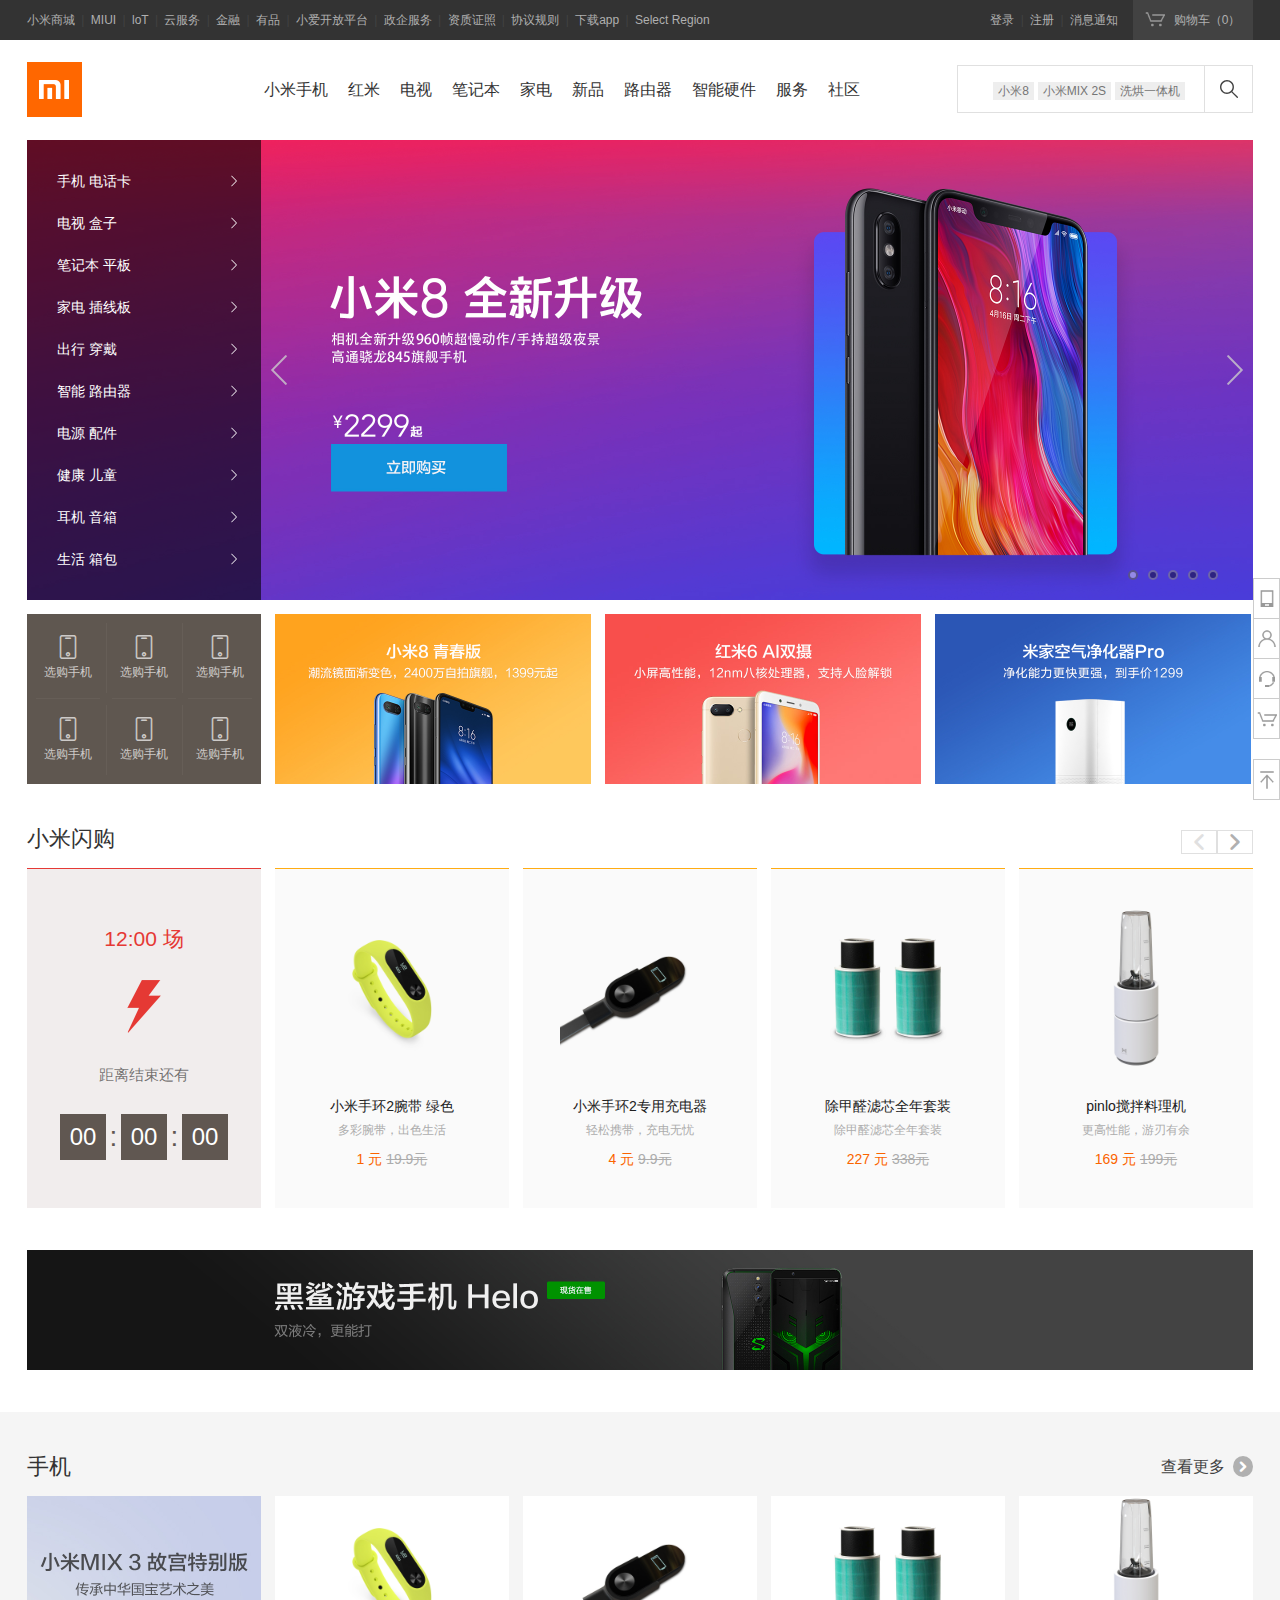
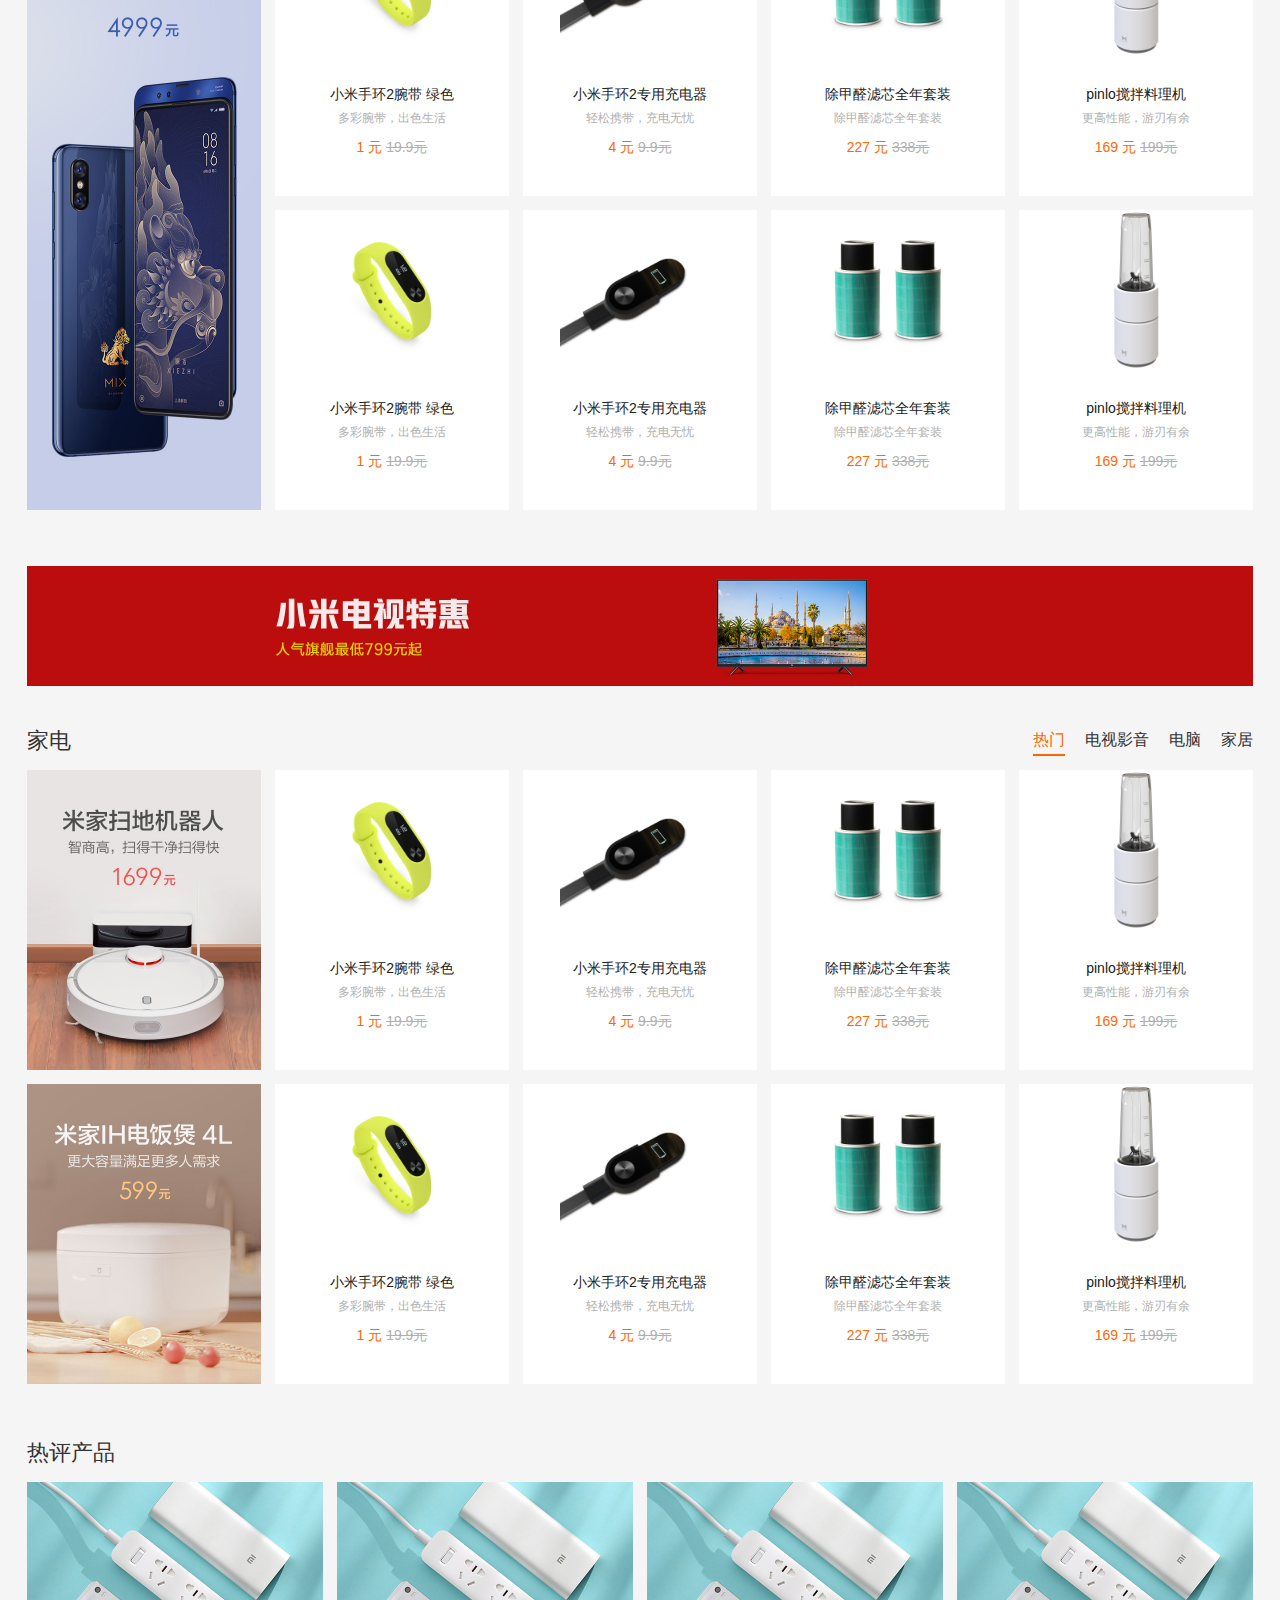
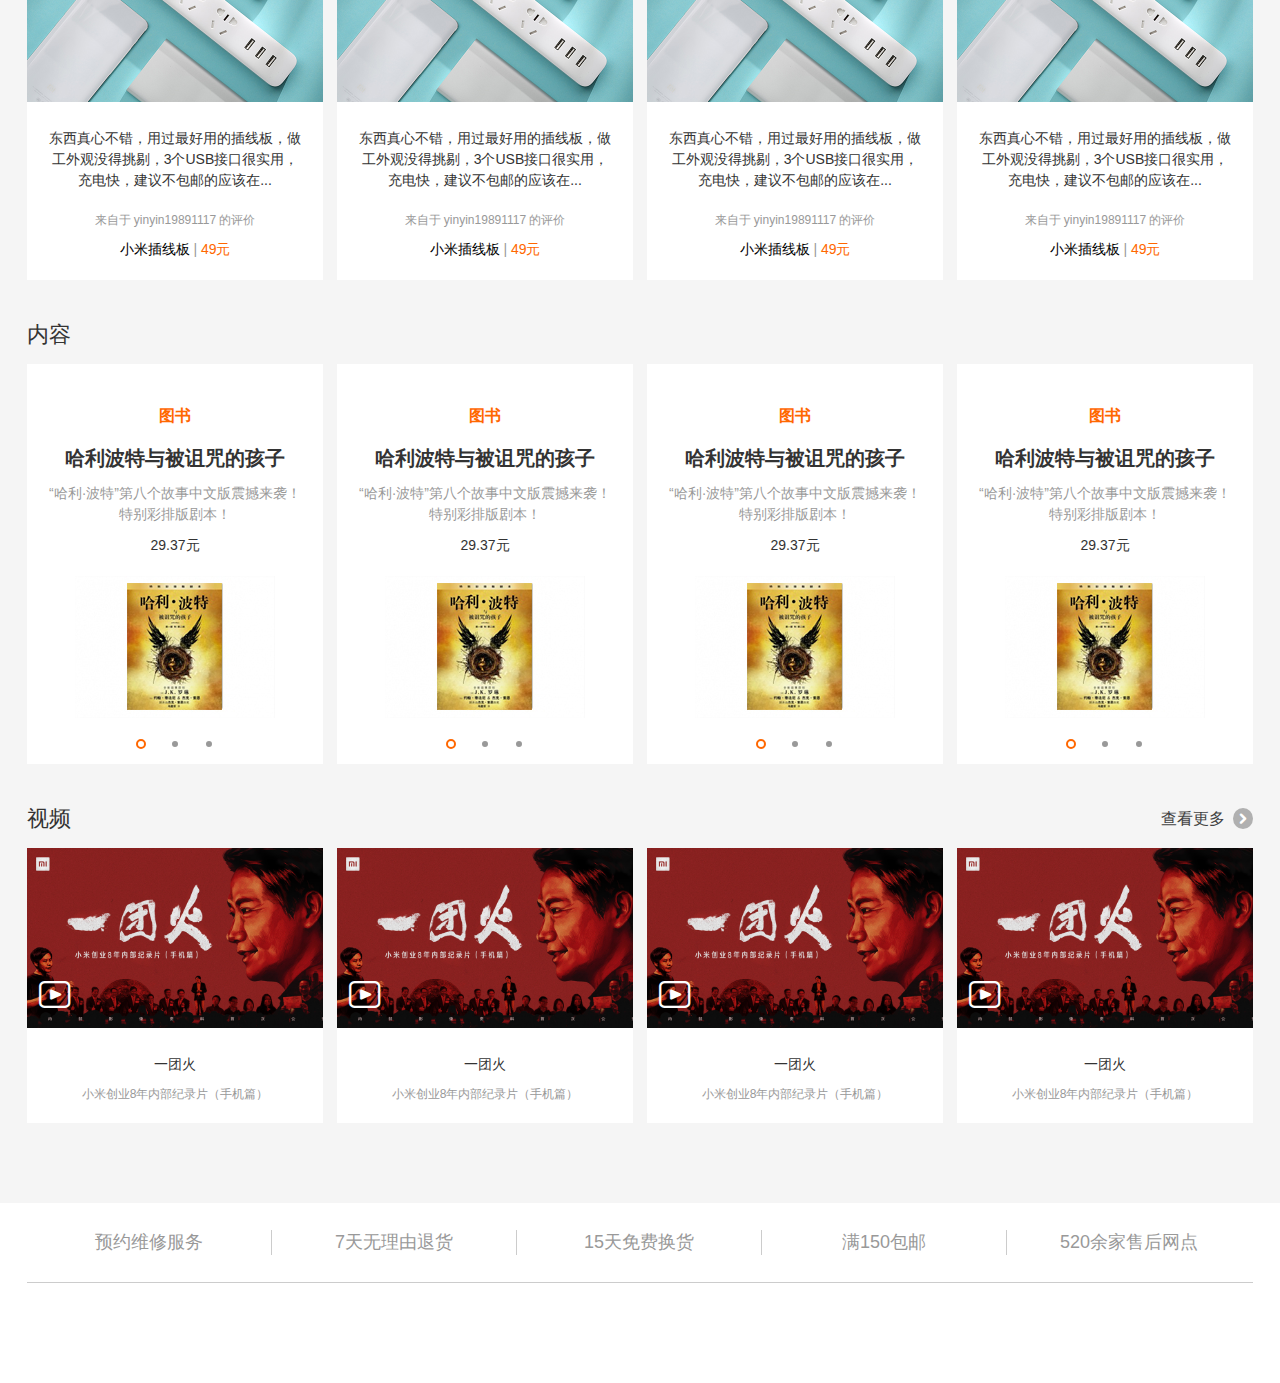
<file: index.html>
<!DOCTYPE html>
<html lang="en">

<head>
    <meta charset="UTF-8">
    <meta name="viewport" content="width=device-width, initial-scale=1.0">
    <meta http-equiv="X-UA-Compatible" content="ie=edge">
    <link rel="stylesheet" href="css/main.css">
    <link rel="stylesheet" href="iconfont/iconfont.css">
    <title>Document</title>
    <script src="js/main.js"></script>
    <script src="js/jquery-1.10.2.min.js"></script>
    <script src="js/jquery.easing.min.js"></script>
</head>


<body>
    <!-- 顶部 -->
    <div class="site-topbar">
        <div class="container">
            <div class="topbar-nav">
                <a href="">小米商城</a>
                <span class="sep">|</span>
                <a href="">MIUI</a>
                <span class="sep">|</span>
                <a href="">loT</a>
                <span class="sep">|</span>
                <a href="">云服务</a>
                <span class="sep">|</span>
                <a href="">金融</a>
                <span class="sep">|</span>
                <a href="">有品</a>
                <span class="sep">|</span>
                <a href="">小爱开放平台</a>
                <span class="sep">|</span>
                <a href="">政企服务</a>
                <span class="sep">|</span>
                <a href="">资质证照</a>
                <span class="sep">|</span>
                <a href="">协议规则</a>
                <span class="sep">|</span>
                <a href="">下载app</a>
                <span class="sep">|</span>
                <a href="">Select Region</a>
            </div>
            <div class="topbar-cart">
                <a href="" class="cart">
                    <i></i> 购物车（0）
                </a>
                <div class="cart-menu">
                    <p>购物车中还没有商品，赶紧选购吧！</p>
                </div>
            </div>
            <div class="topbar-info">
                <a href="login.html">登录</a>
                <span class="sep">|</span>
                <a href="">注册</a>
                <span class="sep">|</span>
                <a href="">消息通知</a>
            </div>
        </div>
    </div>
    <!-- 头部导航 -->
    <div class="site-header">
        <div class="container">
            <div class="header-logo">
                <a href=""></a>
            </div>
            <div class="header-nav">
                <ul>
                    <li>
                        <a href="">小米手机</a>
                        <div class="item-children"></div>
                    </li>
                    <li>
                        <a href="">红米</a>
                        <div class="item-children"></div>
                    </li>
                    <li>
                        <a href="">电视</a>
                        <div class="item-children"></div>
                    </li>
                    <li>
                        <a href="">笔记本</a>
                        <div class="item-children"></div>
                    </li>
                    <li>
                        <a href="">家电</a>
                        <div class="item-children"></div>
                    </li>
                    <li>
                        <a href="">新品</a>
                        <div class="item-children"></div>
                    </li>
                    <li>
                        <a href="">路由器</a>
                        <div class="item-children"></div>
                    </li>
                    <li>
                        <a href="">智能硬件</a>
                        <div class="item-children"></div>
                    </li>

                </ul>
            </div>

            <div class="header-nav-sub">
                <ul>
                    <li>
                        <a href="">服务</a>
                        <div class="item-children"></div>
                    </li>
                    <li>
                        <a href="">社区</a>
                        <div class="item-children"></div>
                    </li>
                </ul>
            </div>

            <div class="header-search">
                <form action="" method="get">
                    <input type="search" name="" id="" class="search-box">
                    <input type="submit" value="" class="search-btn">
                    <div class="hotwords">
                        <a href="">小米8</a>
                        <a href="">小米MIX 2S</a>
                        <a href="">洗烘一体机</a>
                    </div>
                    <div class="search-items">
                        <ul>
                            <li data-key="小米6X"><a href="">小米6X<span class="result">约有6件</span></a></li>
                            <li data-key="小米MIX&nbsp;2S"><a href="">小米MIX&nbsp;2S<span class="result">约有5件</span></a></li>
                            <li data-key="黑鲨游戏手机"><a href="">黑鲨游戏手机<span class="result">约有3件</span></a></li>
                            <li data-key="红米Note&nbsp;5"><a href="">红米Note&nbsp;5<span class="result">约有6件</span></a></li>
                            <li data-key="红米5A"><a href="">红米5A<span class="result">约有13件</span></a></li>
                            <li data-key="小米电视4C"><a href="">小米电视4C<span class="result">约有5件</span></a></li>
                            <li data-key="电视32英寸"><a href="">电视32英寸<span class="result">约有3件</span></a></li>
                            <li data-key="笔记本pro"><a href="">笔记本pro<span class="result">约有5件</span></a></li>
                            <li data-key="空气净化器"><a href="">空气净化器<span class="result">约有11件</span></a></li>
                            <li data-key="净水器"><a href="">净水器<span class="result">约有8件</span></a></li>
                        </ul>
                    </div>
                </form>
            </div>
        </div>

        <div class="nav-menu">
            <div class="container">
                <ul>
                    <li>
                        <div class="cover">
                            <a href=""><img src="images/mix3-320.png" alt=""></a>
                        </div>
                        <div class="title"><a href="">小米MIX 3</a></div>
                        <p>3299元起</p>
                        <div class="flags">新品</div>
                    </li>
                    <li>
                        <div class="sepa"></div>
                        <div class="cover">
                            <a href=""><img src="images/mix3-320.png" alt=""></a>
                        </div>
                        <div class="title"><a href="">小米MIX 3</a></div>
                        <p>3299元起</p>
                        <div class="flags">新品</div>
                    </li>
                    <li>
                        <div class="sepa"></div>
                        <div class="cover">
                            <a href=""><img src="images/mix3-320.png" alt=""></a>
                        </div>
                        <div class="title"><a href="">小米MIX 3</a></div>
                        <p>3299元起</p>
                        <div class="flags">新品</div>
                    </li>
                    <li>
                        <div class="sepa"></div>
                        <div class="cover">
                            <a href=""><img src="images/mix3-320.png" alt=""></a>
                        </div>
                        <div class="title"><a href="">小米MIX 3</a></div>
                        <p>3299元起</p>
                        <div class="flags">新品</div>
                    </li>
                    <li>
                        <div class="sepa"></div>
                        <div class="cover">
                            <a href=""><img src="images/mix3-320.png" alt=""></a>
                        </div>
                        <div class="title"><a href="">小米MIX 3</a></div>
                        <p>3299元起</p>
                        <div class="flags">新品</div>
                    </li>
                    <li>
                        <div class="sepa"></div>
                        <div class="cover">
                            <a href=""><img src="images/mix3-320.png" alt=""></a>
                        </div>
                        <div class="title"><a href="">小米MIX 3</a></div>
                        <p>3299元起</p>
                        <div class="flags">新品</div>
                    </li>
                </ul>
                <ul>
                    <li>
                        <div class="cover">
                            <a href=""><img src="images/6pro320-220.png" alt=""></a>
                        </div>
                        <div class="title"><a href="">红米6 pro</a></div>
                        <p>999元起</p>
                        <div class="flags">新品</div>
                    </li>
                    <li>
                        <div class="sepa"></div>
                        <div class="cover">
                            <a href=""><img src="images/6pro320-220.png" alt=""></a>
                        </div>
                        <div class="title"><a href="">红米6 pro</a></div>
                        <p>999元起</p>
                        <div class="flags">新品</div>
                    </li>
                    <li>
                        <div class="sepa"></div>
                        <div class="cover">
                            <a href=""><img src="images/6pro320-220.png" alt=""></a>
                        </div>
                        <div class="title"><a href="">红米6 pro</a></div>
                        <p>999元起</p>
                        <div class="flags">新品</div>
                    </li>
                    <li>
                        <div class="sepa"></div>
                        <div class="cover">
                            <a href=""><img src="images/6pro320-220.png" alt=""></a>
                        </div>
                        <div class="title"><a href="">红米6 pro</a></div>
                        <p>999元起</p>
                        <div class="flags">新品</div>
                    </li>
                    <li>
                        <div class="sepa"></div>
                        <div class="cover">
                            <a href=""><img src="images/6pro320-220.png" alt=""></a>
                        </div>
                        <div class="title"><a href="">红米6 pro</a></div>
                        <p>999元起</p>
                        <div class="flags">新品</div>
                    </li>
                    <li>
                        <div class="sepa"></div>
                        <div class="cover">
                            <a href=""><img src="images/6pro320-220.png" alt=""></a>
                        </div>
                        <div class="title"><a href="">红米6 pro</a></div>
                        <p>999元起</p>
                        <div class="flags">新品</div>
                    </li>
                </ul>
                <ul>
                    <li>
                        <div class="cover">
                            <a href=""><img src="images/mix3-320.png" alt=""></a>
                        </div>
                        <div class="title"><a href="">小米MIX 3</a></div>
                        <p>3299元起</p>
                        <div class="flags">新品</div>
                    </li>
                    <li>
                        <div class="sepa"></div>
                        <div class="cover">
                            <a href=""><img src="images/mix3-320.png" alt=""></a>
                        </div>
                        <div class="title"><a href="">小米MIX 3</a></div>
                        <p>3299元起</p>
                        <div class="flags">新品</div>
                    </li>
                    <li>
                        <div class="sepa"></div>
                        <div class="cover">
                            <a href=""><img src="images/mix3-320.png" alt=""></a>
                        </div>
                        <div class="title"><a href="">小米MIX 3</a></div>
                        <p>3299元起</p>
                        <div class="flags">新品</div>
                    </li>
                    <li>
                        <div class="sepa"></div>
                        <div class="cover">
                            <a href=""><img src="images/mix3-320.png" alt=""></a>
                        </div>
                        <div class="title"><a href="">小米MIX 3</a></div>
                        <p>3299元起</p>
                        <div class="flags">新品</div>
                    </li>
                    <li>
                        <div class="sepa"></div>
                        <div class="cover">
                            <a href=""><img src="images/mix3-320.png" alt=""></a>
                        </div>
                        <div class="title"><a href="">小米MIX 3</a></div>
                        <p>3299元起</p>
                        <div class="flags">新品</div>
                    </li>
                    <li>
                        <div class="sepa"></div>
                        <div class="cover">
                            <a href=""><img src="images/mix3-320.png" alt=""></a>
                        </div>
                        <div class="title"><a href="">小米MIX 3</a></div>
                        <p>3299元起</p>
                        <div class="flags">新品</div>
                    </li>
                </ul>
                <ul>
                    <li>
                        <div class="cover">
                            <a href=""><img src="images/6pro320-220.png" alt=""></a>
                        </div>
                        <div class="title"><a href="">红米6 pro</a></div>
                        <p>999元起</p>
                        <div class="flags">新品</div>
                    </li>
                    <li>
                        <div class="sepa"></div>
                        <div class="cover">
                            <a href=""><img src="images/6pro320-220.png" alt=""></a>
                        </div>
                        <div class="title"><a href="">红米6 pro</a></div>
                        <p>999元起</p>
                        <div class="flags">新品</div>
                    </li>
                    <li>
                        <div class="sepa"></div>
                        <div class="cover">
                            <a href=""><img src="images/6pro320-220.png" alt=""></a>
                        </div>
                        <div class="title"><a href="">红米6 pro</a></div>
                        <p>999元起</p>
                        <div class="flags">新品</div>
                    </li>
                    <li>
                        <div class="sepa"></div>
                        <div class="cover">
                            <a href=""><img src="images/6pro320-220.png" alt=""></a>
                        </div>
                        <div class="title"><a href="">红米6 pro</a></div>
                        <p>999元起</p>
                        <div class="flags">新品</div>
                    </li>
                    <li>
                        <div class="sepa"></div>
                        <div class="cover">
                            <a href=""><img src="images/6pro320-220.png" alt=""></a>
                        </div>
                        <div class="title"><a href="">红米6 pro</a></div>
                        <p>999元起</p>
                        <div class="flags">新品</div>
                    </li>
                    <li>
                        <div class="sepa"></div>
                        <div class="cover">
                            <a href=""><img src="images/6pro320-220.png" alt=""></a>
                        </div>
                        <div class="title"><a href="">红米6 pro</a></div>
                        <p>999元起</p>
                        <div class="flags">新品</div>
                    </li>
                </ul>
                <ul>
                    <li>
                        <div class="cover">
                            <a href=""><img src="images/mix3-320.png" alt=""></a>
                        </div>
                        <div class="title"><a href="">小米MIX 3</a></div>
                        <p>3299元起</p>
                        <div class="flags">新品</div>
                    </li>
                    <li>
                        <div class="sepa"></div>
                        <div class="cover">
                            <a href=""><img src="images/mix3-320.png" alt=""></a>
                        </div>
                        <div class="title"><a href="">小米MIX 3</a></div>
                        <p>3299元起</p>
                        <div class="flags">新品</div>
                    </li>
                    <li>
                        <div class="sepa"></div>
                        <div class="cover">
                            <a href=""><img src="images/mix3-320.png" alt=""></a>
                        </div>
                        <div class="title"><a href="">小米MIX 3</a></div>
                        <p>3299元起</p>
                        <div class="flags">新品</div>
                    </li>
                    <li>
                        <div class="sepa"></div>
                        <div class="cover">
                            <a href=""><img src="images/mix3-320.png" alt=""></a>
                        </div>
                        <div class="title"><a href="">小米MIX 3</a></div>
                        <p>3299元起</p>
                        <div class="flags">新品</div>
                    </li>
                    <li>
                        <div class="sepa"></div>
                        <div class="cover">
                            <a href=""><img src="images/mix3-320.png" alt=""></a>
                        </div>
                        <div class="title"><a href="">小米MIX 3</a></div>
                        <p>3299元起</p>
                        <div class="flags">新品</div>
                    </li>
                    <li>
                        <div class="sepa"></div>
                        <div class="cover">
                            <a href=""><img src="images/mix3-320.png" alt=""></a>
                        </div>
                        <div class="title"><a href="">小米MIX 3</a></div>
                        <p>3299元起</p>
                        <div class="flags">新品</div>
                    </li>
                </ul>
                <ul>
                    <li>
                        <div class="cover">
                            <a href=""><img src="images/6pro320-220.png" alt=""></a>
                        </div>
                        <div class="title"><a href="">红米6 pro</a></div>
                        <p>999元起</p>
                        <div class="flags">新品</div>
                    </li>
                    <li>
                        <div class="sepa"></div>
                        <div class="cover">
                            <a href=""><img src="images/6pro320-220.png" alt=""></a>
                        </div>
                        <div class="title"><a href="">红米6 pro</a></div>
                        <p>999元起</p>
                        <div class="flags">新品</div>
                    </li>
                    <li>
                        <div class="sepa"></div>
                        <div class="cover">
                            <a href=""><img src="images/6pro320-220.png" alt=""></a>
                        </div>
                        <div class="title"><a href="">红米6 pro</a></div>
                        <p>999元起</p>
                        <div class="flags">新品</div>
                    </li>
                    <li>
                        <div class="sepa"></div>
                        <div class="cover">
                            <a href=""><img src="images/6pro320-220.png" alt=""></a>
                        </div>
                        <div class="title"><a href="">红米6 pro</a></div>
                        <p>999元起</p>
                        <div class="flags">新品</div>
                    </li>
                    <li>
                        <div class="sepa"></div>
                        <div class="cover">
                            <a href=""><img src="images/6pro320-220.png" alt=""></a>
                        </div>
                        <div class="title"><a href="">红米6 pro</a></div>
                        <p>999元起</p>
                        <div class="flags">新品</div>
                    </li>
                    <li>
                        <div class="sepa"></div>
                        <div class="cover">
                            <a href=""><img src="images/6pro320-220.png" alt=""></a>
                        </div>
                        <div class="title"><a href="">红米6 pro</a></div>
                        <p>999元起</p>
                        <div class="flags">新品</div>
                    </li>
                </ul>
                <ul>
                    <li>
                        <div class="cover">
                            <a href=""><img src="images/mix3-320.png" alt=""></a>
                        </div>
                        <div class="title"><a href="">小米MIX 3</a></div>
                        <p>3299元起</p>
                        <div class="flags">新品</div>
                    </li>
                    <li>
                        <div class="sepa"></div>
                        <div class="cover">
                            <a href=""><img src="images/mix3-320.png" alt=""></a>
                        </div>
                        <div class="title"><a href="">小米MIX 3</a></div>
                        <p>3299元起</p>
                        <div class="flags">新品</div>
                    </li>
                    <li>
                        <div class="sepa"></div>
                        <div class="cover">
                            <a href=""><img src="images/mix3-320.png" alt=""></a>
                        </div>
                        <div class="title"><a href="">小米MIX 3</a></div>
                        <p>3299元起</p>
                        <div class="flags">新品</div>
                    </li>
                    <li>
                        <div class="sepa"></div>
                        <div class="cover">
                            <a href=""><img src="images/mix3-320.png" alt=""></a>
                        </div>
                        <div class="title"><a href="">小米MIX 3</a></div>
                        <p>3299元起</p>
                        <div class="flags">新品</div>
                    </li>
                    <li>
                        <div class="sepa"></div>
                        <div class="cover">
                            <a href=""><img src="images/mix3-320.png" alt=""></a>
                        </div>
                        <div class="title"><a href="">小米MIX 3</a></div>
                        <p>3299元起</p>
                        <div class="flags">新品</div>
                    </li>
                    <li>
                        <div class="sepa"></div>
                        <div class="cover">
                            <a href=""><img src="images/mix3-320.png" alt=""></a>
                        </div>
                        <div class="title"><a href="">小米MIX 3</a></div>
                        <p>3299元起</p>
                        <div class="flags">新品</div>
                    </li>
                </ul>
                <ul>
                    <li>
                        <div class="cover">
                            <a href=""><img src="images/mix3-320.png" alt=""></a>
                        </div>
                        <div class="title"><a href="">小米MIX 3</a></div>
                        <p>3299元起</p>
                        <div class="flags">新品</div>
                    </li>
                    <li>
                        <div class="sepa"></div>
                        <div class="cover">
                            <a href=""><img src="images/mix3-320.png" alt=""></a>
                        </div>
                        <div class="title"><a href="">小米MIX 3</a></div>
                        <p>3299元起</p>
                        <div class="flags">新品</div>
                    </li>
                    <li>
                        <div class="sepa"></div>
                        <div class="cover">
                            <a href=""><img src="images/mix3-320.png" alt=""></a>
                        </div>
                        <div class="title"><a href="">小米MIX 3</a></div>
                        <p>3299元起</p>
                        <div class="flags">新品</div>
                    </li>
                    <li>
                        <div class="sepa"></div>
                        <div class="cover">
                            <a href=""><img src="images/mix3-320.png" alt=""></a>
                        </div>
                        <div class="title"><a href="">小米MIX 3</a></div>
                        <p>3299元起</p>
                        <div class="flags">新品</div>
                    </li>
                    <li>
                        <div class="sepa"></div>
                        <div class="cover">
                            <a href=""><img src="images/mix3-320.png" alt=""></a>
                        </div>
                        <div class="title"><a href="">小米MIX 3</a></div>
                        <p>3299元起</p>
                        <div class="flags">新品</div>
                    </li>
                    <li>
                        <div class="sepa"></div>
                        <div class="cover">
                            <a href=""><img src="images/mix3-320.png" alt=""></a>
                        </div>
                        <div class="title"><a href="">小米MIX 3</a></div>
                        <p>3299元起</p>
                        <div class="flags">新品</div>
                    </li>
                </ul>
            </div>
        </div>
    </div>
    </div>
    <!-- 分类导航和轮播图 -->
    <div class="first-floor">
        <div class="container">
            <div class="home-page">
                <div class="category">
                    <ul>
                        <li>
                            <a href="">手机 电话卡</a>
                            <i></i>
                        </li>
                        <li>
                            <a href="">电视 盒子</a>
                            <i></i>
                        </li>
                        <li>
                            <a href="">笔记本 平板</a>
                            <i></i>
                        </li>
                        <li>
                            <a href="">家电 插线板</a>
                            <i></i>
                        </li>
                        <li>
                            <a href="">出行 穿戴</a>
                            <i></i>
                        </li>
                        <li>
                            <a href="">智能 路由器</a>
                            <i></i>
                        </li>
                        <li>
                            <a href="">电源 配件</a>
                            <i></i>
                        </li>
                        <li>
                            <a href="">健康 儿童</a>
                            <i></i>
                        </li>
                        <li>
                            <a href="">耳机 音箱</a>
                            <i></i>
                        </li>
                        <li>
                            <a href="">生活 箱包</a>
                            <i></i>
                        </li>
                    </ul>
                </div>
                <div class="children-list">
                    <div>
                        <ul>
                            <li>
                                <a href="">
                                    <img src="images/mix3-80.png" alt=""><span>小米MIX 3</span>
                                </a>
                            </li>
                            <li>
                                <a href="">
                                    <img src="images/mix3-80.png" alt=""><span>小米MIX 3</span>
                                </a>
                            </li>
                            <li>
                                <a href="">
                                    <img src="images/mix3-80.png" alt=""><span>小米MIX 3</span>
                                </a>
                            </li>
                            <li>
                                <a href="">
                                    <img src="images/mix3-80.png" alt=""><span>小米MIX 3</span>
                                </a>
                            </li>
                            <li>
                                <a href="">
                                    <img src="images/mix3-80.png" alt=""><span>小米MIX 3</span>
                                </a>
                            </li>
                            <li>
                                <a href="">
                                    <img src="images/mix3-80.png" alt=""><span>小米MIX 3</span>
                                </a>
                            </li>
                        </ul>
                        <ul>
                            <li>
                                <a href="">
                                    <img src="images/mix3-80.png" alt=""><span>小米MIX 3</span>
                                </a>
                            </li>
                            <li>
                                <a href="">
                                    <img src="images/mix3-80.png" alt=""><span>小米MIX 3</span>
                                </a>
                            </li>
                            <li>
                                <a href="">
                                    <img src="images/mix3-80.png" alt=""><span>小米MIX 3</span>
                                </a>
                            </li>
                            <li>
                                <a href="">
                                    <img src="images/mix3-80.png" alt=""><span>小米MIX 3</span>
                                </a>
                            </li>
                            <li>
                                <a href="">
                                    <img src="images/mix3-80.png" alt=""><span>小米MIX 3</span>
                                </a>
                            </li>
                            <li>
                                <a href="">
                                    <img src="images/mix3-80.png" alt=""><span>小米MIX 3</span>
                                </a>
                            </li>
                        </ul>
                        <ul>
                            <li>
                                <a href="">
                                    <img src="images/mix3-80.png" alt=""><span>小米MIX 3</span>
                                </a>
                            </li>
                            <li>
                                <a href="">
                                    <img src="images/mix3-80.png" alt=""><span>小米MIX 3</span>
                                </a>
                            </li>
                            <li>
                                <a href="">
                                    <img src="images/mix3-80.png" alt=""><span>小米MIX 3</span>
                                </a>
                            </li>
                            <li>
                                <a href="">
                                    <img src="images/mix3-80.png" alt=""><span>小米MIX 3</span>
                                </a>
                            </li>
                            <li>
                                <a href="">
                                    <img src="images/mix3-80.png" alt=""><span>小米MIX 3</span>
                                </a>
                            </li>
                            <li>
                                <a href="">
                                    <img src="images/mix3-80.png" alt=""><span>小米MIX 3</span>
                                </a>
                            </li>
                        </ul>
                        <ul>
                            <li>
                                <a href="">
                                    <img src="images/mix3-80.png" alt=""><span>小米MIX 3</span>
                                </a>
                            </li>
                            <li>
                                <a href="">
                                    <img src="images/mix3-80.png" alt=""><span>小米MIX 3</span>
                                </a>
                            </li>
                            <li>
                                <a href="">
                                    <img src="images/mix3-80.png" alt=""><span>小米MIX 3</span>
                                </a>
                            </li>
                            <li>
                                <a href="">
                                    <img src="images/mix3-80.png" alt=""><span>小米MIX 3</span>
                                </a>
                            </li>
                            <li>
                                <a href="">
                                    <img src="images/mix3-80.png" alt=""><span>小米MIX 3</span>
                                </a>
                            </li>
                            <li>
                                <a href="">
                                    <img src="images/mix3-80.png" alt=""><span>小米MIX 3</span>
                                </a>
                            </li>
                        </ul>
                    </div>
                    <div>
                        <ul>
                            <li>
                                <a href="">
                                    <img src="images/14000000000.png" alt=""><span>米家激光投影电视</span>
                                </a>
                            </li>
                            <li>
                                <a href="">
                                    <img src="images/14000000000.png" alt=""><span>米家激光投影电视</span>
                                </a>
                            </li>
                            <li>
                                <a href="">
                                    <img src="images/14000000000.png" alt=""><span>米家激光投影电视</span>
                                </a>
                            </li>
                            <li>
                                <a href="">
                                    <img src="images/14000000000.png" alt=""><span>米家激光投影电视</span>
                                </a>
                            </li>
                            <li>
                                <a href="">
                                    <img src="images/14000000000.png" alt=""><span>米家激光投影电视</span>
                                </a>
                            </li>
                            <li>
                                <a href="">
                                    <img src="images/14000000000.png" alt=""><span>米家激光投影电视</span>
                                </a>
                            </li>
                        </ul>
                        <ul>
                            <li>
                                <a href="">
                                    <img src="images/14000000000.png" alt=""><span>米家激光投影电视</span>
                                </a>
                            </li>
                            <li>
                                <a href="">
                                    <img src="images/14000000000.png" alt=""><span>米家激光投影电视</span>
                                </a>
                            </li>
                            <li>
                                <a href="">
                                    <img src="images/14000000000.png" alt=""><span>米家激光投影电视</span>
                                </a>
                            </li>
                            <li>
                                <a href="">
                                    <img src="images/14000000000.png" alt=""><span>米家激光投影电视</span>
                                </a>
                            </li>
                            <li>
                                <a href="">
                                    <img src="images/14000000000.png" alt=""><span>米家激光投影电视</span>
                                </a>
                            </li>
                            <li>
                                <a href="">
                                    <img src="images/14000000000.png" alt=""><span>米家激光投影电视</span>
                                </a>
                            </li>
                        </ul>
                    </div>
                    <div>
                        <ul>
                            <li>
                                <a href="">
                                    <img src="images/mix3-80.png" alt=""><span>小米MIX 3</span>
                                </a>
                            </li>
                            <li>
                                <a href="">
                                    <img src="images/mix3-80.png" alt=""><span>小米MIX 3</span>
                                </a>
                            </li>
                            <li>
                                <a href="">
                                    <img src="images/mix3-80.png" alt=""><span>小米MIX 3</span>
                                </a>
                            </li>
                            <li>
                                <a href="">
                                    <img src="images/mix3-80.png" alt=""><span>小米MIX 3</span>
                                </a>
                            </li>
                            <li>
                                <a href="">
                                    <img src="images/mix3-80.png" alt=""><span>小米MIX 3</span>
                                </a>
                            </li>
                            <li>
                                <a href="">
                                    <img src="images/mix3-80.png" alt=""><span>小米MIX 3</span>
                                </a>
                            </li>
                        </ul>
                        <ul>
                            <li>
                                <a href="">
                                    <img src="images/mix3-80.png" alt=""><span>小米MIX 3</span>
                                </a>
                            </li>
                            <li>
                                <a href="">
                                    <img src="images/mix3-80.png" alt=""><span>小米MIX 3</span>
                                </a>
                            </li>
                            <li>
                                <a href="">
                                    <img src="images/mix3-80.png" alt=""><span>小米MIX 3</span>
                                </a>
                            </li>
                            <li>
                                <a href="">
                                    <img src="images/mix3-80.png" alt=""><span>小米MIX 3</span>
                                </a>
                            </li>
                            <li>
                                <a href="">
                                    <img src="images/mix3-80.png" alt=""><span>小米MIX 3</span>
                                </a>
                            </li>
                            <li>
                                <a href="">
                                    <img src="images/mix3-80.png" alt=""><span>小米MIX 3</span>
                                </a>
                            </li>
                        </ul>
                        <ul>
                            <li>
                                <a href="">
                                    <img src="images/mix3-80.png" alt=""><span>小米MIX 3</span>
                                </a>
                            </li>
                            <li>
                                <a href="">
                                    <img src="images/mix3-80.png" alt=""><span>小米MIX 3</span>
                                </a>
                            </li>
                            <li>
                                <a href="">
                                    <img src="images/mix3-80.png" alt=""><span>小米MIX 3</span>
                                </a>
                            </li>
                            <li>
                                <a href="">
                                    <img src="images/mix3-80.png" alt=""><span>小米MIX 3</span>
                                </a>
                            </li>
                            <li>
                                <a href="">
                                    <img src="images/mix3-80.png" alt=""><span>小米MIX 3</span>
                                </a>
                            </li>
                            <li>
                                <a href="">
                                    <img src="images/mix3-80.png" alt=""><span>小米MIX 3</span>
                                </a>
                            </li>
                        </ul>
                        <ul>
                            <li>
                                <a href="">
                                    <img src="images/mix3-80.png" alt=""><span>小米MIX 3</span>
                                </a>
                            </li>
                            <li>
                                <a href="">
                                    <img src="images/mix3-80.png" alt=""><span>小米MIX 3</span>
                                </a>
                            </li>
                            <li>
                                <a href="">
                                    <img src="images/mix3-80.png" alt=""><span>小米MIX 3</span>
                                </a>
                            </li>
                            <li>
                                <a href="">
                                    <img src="images/mix3-80.png" alt=""><span>小米MIX 3</span>
                                </a>
                            </li>
                            <li>
                                <a href="">
                                    <img src="images/mix3-80.png" alt=""><span>小米MIX 3</span>
                                </a>
                            </li>
                            <li>
                                <a href="">
                                    <img src="images/mix3-80.png" alt=""><span>小米MIX 3</span>
                                </a>
                            </li>
                        </ul>
                    </div>
                    <div>
                        <ul>
                            <li>
                                <a href="">
                                    <img src="images/14000000000.png" alt=""><span>米家激光投影电视</span>
                                </a>
                            </li>
                            <li>
                                <a href="">
                                    <img src="images/14000000000.png" alt=""><span>米家激光投影电视</span>
                                </a>
                            </li>
                            <li>
                                <a href="">
                                    <img src="images/14000000000.png" alt=""><span>米家激光投影电视</span>
                                </a>
                            </li>
                            <li>
                                <a href="">
                                    <img src="images/14000000000.png" alt=""><span>米家激光投影电视</span>
                                </a>
                            </li>
                            <li>
                                <a href="">
                                    <img src="images/14000000000.png" alt=""><span>米家激光投影电视</span>
                                </a>
                            </li>
                            <li>
                                <a href="">
                                    <img src="images/14000000000.png" alt=""><span>米家激光投影电视</span>
                                </a>
                            </li>
                        </ul>
                        <ul>
                            <li>
                                <a href="">
                                    <img src="images/14000000000.png" alt=""><span>米家激光投影电视</span>
                                </a>
                            </li>
                            <li>
                                <a href="">
                                    <img src="images/14000000000.png" alt=""><span>米家激光投影电视</span>
                                </a>
                            </li>
                            <li>
                                <a href="">
                                    <img src="images/14000000000.png" alt=""><span>米家激光投影电视</span>
                                </a>
                            </li>
                            <li>
                                <a href="">
                                    <img src="images/14000000000.png" alt=""><span>米家激光投影电视</span>
                                </a>
                            </li>
                            <li>
                                <a href="">
                                    <img src="images/14000000000.png" alt=""><span>米家激光投影电视</span>
                                </a>
                            </li>
                            <li>
                                <a href="">
                                    <img src="images/14000000000.png" alt=""><span>米家激光投影电视</span>
                                </a>
                            </li>
                        </ul>
                    </div>
                    <div>
                        <ul>
                            <li>
                                <a href="">
                                    <img src="images/mix3-80.png" alt=""><span>小米MIX 3</span>
                                </a>
                            </li>
                            <li>
                                <a href="">
                                    <img src="images/mix3-80.png" alt=""><span>小米MIX 3</span>
                                </a>
                            </li>
                            <li>
                                <a href="">
                                    <img src="images/mix3-80.png" alt=""><span>小米MIX 3</span>
                                </a>
                            </li>
                            <li>
                                <a href="">
                                    <img src="images/mix3-80.png" alt=""><span>小米MIX 3</span>
                                </a>
                            </li>
                            <li>
                                <a href="">
                                    <img src="images/mix3-80.png" alt=""><span>小米MIX 3</span>
                                </a>
                            </li>
                            <li>
                                <a href="">
                                    <img src="images/mix3-80.png" alt=""><span>小米MIX 3</span>
                                </a>
                            </li>
                        </ul>
                        <ul>
                            <li>
                                <a href="">
                                    <img src="images/mix3-80.png" alt=""><span>小米MIX 3</span>
                                </a>
                            </li>
                            <li>
                                <a href="">
                                    <img src="images/mix3-80.png" alt=""><span>小米MIX 3</span>
                                </a>
                            </li>
                            <li>
                                <a href="">
                                    <img src="images/mix3-80.png" alt=""><span>小米MIX 3</span>
                                </a>
                            </li>
                            <li>
                                <a href="">
                                    <img src="images/mix3-80.png" alt=""><span>小米MIX 3</span>
                                </a>
                            </li>
                            <li>
                                <a href="">
                                    <img src="images/mix3-80.png" alt=""><span>小米MIX 3</span>
                                </a>
                            </li>
                            <li>
                                <a href="">
                                    <img src="images/mix3-80.png" alt=""><span>小米MIX 3</span>
                                </a>
                            </li>
                        </ul>
                        <ul>
                            <li>
                                <a href="">
                                    <img src="images/mix3-80.png" alt=""><span>小米MIX 3</span>
                                </a>
                            </li>
                            <li>
                                <a href="">
                                    <img src="images/mix3-80.png" alt=""><span>小米MIX 3</span>
                                </a>
                            </li>
                            <li>
                                <a href="">
                                    <img src="images/mix3-80.png" alt=""><span>小米MIX 3</span>
                                </a>
                            </li>
                            <li>
                                <a href="">
                                    <img src="images/mix3-80.png" alt=""><span>小米MIX 3</span>
                                </a>
                            </li>
                            <li>
                                <a href="">
                                    <img src="images/mix3-80.png" alt=""><span>小米MIX 3</span>
                                </a>
                            </li>
                            <li>
                                <a href="">
                                    <img src="images/mix3-80.png" alt=""><span>小米MIX 3</span>
                                </a>
                            </li>
                        </ul>
                        <ul>
                            <li>
                                <a href="">
                                    <img src="images/mix3-80.png" alt=""><span>小米MIX 3</span>
                                </a>
                            </li>
                            <li>
                                <a href="">
                                    <img src="images/mix3-80.png" alt=""><span>小米MIX 3</span>
                                </a>
                            </li>
                            <li>
                                <a href="">
                                    <img src="images/mix3-80.png" alt=""><span>小米MIX 3</span>
                                </a>
                            </li>
                            <li>
                                <a href="">
                                    <img src="images/mix3-80.png" alt=""><span>小米MIX 3</span>
                                </a>
                            </li>
                            <li>
                                <a href="">
                                    <img src="images/mix3-80.png" alt=""><span>小米MIX 3</span>
                                </a>
                            </li>
                            <li>
                                <a href="">
                                    <img src="images/mix3-80.png" alt=""><span>小米MIX 3</span>
                                </a>
                            </li>
                        </ul>
                    </div>
                    <div>
                        <ul>
                            <li>
                                <a href="">
                                    <img src="images/14000000000.png" alt=""><span>米家激光投影电视</span>
                                </a>
                            </li>
                            <li>
                                <a href="">
                                    <img src="images/14000000000.png" alt=""><span>米家激光投影电视</span>
                                </a>
                            </li>
                            <li>
                                <a href="">
                                    <img src="images/14000000000.png" alt=""><span>米家激光投影电视</span>
                                </a>
                            </li>
                            <li>
                                <a href="">
                                    <img src="images/14000000000.png" alt=""><span>米家激光投影电视</span>
                                </a>
                            </li>
                            <li>
                                <a href="">
                                    <img src="images/14000000000.png" alt=""><span>米家激光投影电视</span>
                                </a>
                            </li>
                            <li>
                                <a href="">
                                    <img src="images/14000000000.png" alt=""><span>米家激光投影电视</span>
                                </a>
                            </li>
                        </ul>
                        <ul>
                            <li>
                                <a href="">
                                    <img src="images/14000000000.png" alt=""><span>米家激光投影电视</span>
                                </a>
                            </li>
                            <li>
                                <a href="">
                                    <img src="images/14000000000.png" alt=""><span>米家激光投影电视</span>
                                </a>
                            </li>
                            <li>
                                <a href="">
                                    <img src="images/14000000000.png" alt=""><span>米家激光投影电视</span>
                                </a>
                            </li>
                            <li>
                                <a href="">
                                    <img src="images/14000000000.png" alt=""><span>米家激光投影电视</span>
                                </a>
                            </li>
                            <li>
                                <a href="">
                                    <img src="images/14000000000.png" alt=""><span>米家激光投影电视</span>
                                </a>
                            </li>
                            <li>
                                <a href="">
                                    <img src="images/14000000000.png" alt=""><span>米家激光投影电视</span>
                                </a>
                            </li>
                        </ul>
                    </div>
                    <div>
                        <ul>
                            <li>
                                <a href="">
                                    <img src="images/mix3-80.png" alt=""><span>小米MIX 3</span>
                                </a>
                            </li>
                            <li>
                                <a href="">
                                    <img src="images/mix3-80.png" alt=""><span>小米MIX 3</span>
                                </a>
                            </li>
                            <li>
                                <a href="">
                                    <img src="images/mix3-80.png" alt=""><span>小米MIX 3</span>
                                </a>
                            </li>
                            <li>
                                <a href="">
                                    <img src="images/mix3-80.png" alt=""><span>小米MIX 3</span>
                                </a>
                            </li>
                            <li>
                                <a href="">
                                    <img src="images/mix3-80.png" alt=""><span>小米MIX 3</span>
                                </a>
                            </li>
                            <li>
                                <a href="">
                                    <img src="images/mix3-80.png" alt=""><span>小米MIX 3</span>
                                </a>
                            </li>
                        </ul>
                        <ul>
                            <li>
                                <a href="">
                                    <img src="images/mix3-80.png" alt=""><span>小米MIX 3</span>
                                </a>
                            </li>
                            <li>
                                <a href="">
                                    <img src="images/mix3-80.png" alt=""><span>小米MIX 3</span>
                                </a>
                            </li>
                            <li>
                                <a href="">
                                    <img src="images/mix3-80.png" alt=""><span>小米MIX 3</span>
                                </a>
                            </li>
                            <li>
                                <a href="">
                                    <img src="images/mix3-80.png" alt=""><span>小米MIX 3</span>
                                </a>
                            </li>
                            <li>
                                <a href="">
                                    <img src="images/mix3-80.png" alt=""><span>小米MIX 3</span>
                                </a>
                            </li>
                            <li>
                                <a href="">
                                    <img src="images/mix3-80.png" alt=""><span>小米MIX 3</span>
                                </a>
                            </li>
                        </ul>
                        <ul>
                            <li>
                                <a href="">
                                    <img src="images/mix3-80.png" alt=""><span>小米MIX 3</span>
                                </a>
                            </li>
                            <li>
                                <a href="">
                                    <img src="images/mix3-80.png" alt=""><span>小米MIX 3</span>
                                </a>
                            </li>
                            <li>
                                <a href="">
                                    <img src="images/mix3-80.png" alt=""><span>小米MIX 3</span>
                                </a>
                            </li>
                            <li>
                                <a href="">
                                    <img src="images/mix3-80.png" alt=""><span>小米MIX 3</span>
                                </a>
                            </li>
                            <li>
                                <a href="">
                                    <img src="images/mix3-80.png" alt=""><span>小米MIX 3</span>
                                </a>
                            </li>
                            <li>
                                <a href="">
                                    <img src="images/mix3-80.png" alt=""><span>小米MIX 3</span>
                                </a>
                            </li>
                        </ul>
                        <ul>
                            <li>
                                <a href="">
                                    <img src="images/mix3-80.png" alt=""><span>小米MIX 3</span>
                                </a>
                            </li>
                            <li>
                                <a href="">
                                    <img src="images/mix3-80.png" alt=""><span>小米MIX 3</span>
                                </a>
                            </li>
                            <li>
                                <a href="">
                                    <img src="images/mix3-80.png" alt=""><span>小米MIX 3</span>
                                </a>
                            </li>
                            <li>
                                <a href="">
                                    <img src="images/mix3-80.png" alt=""><span>小米MIX 3</span>
                                </a>
                            </li>
                            <li>
                                <a href="">
                                    <img src="images/mix3-80.png" alt=""><span>小米MIX 3</span>
                                </a>
                            </li>
                            <li>
                                <a href="">
                                    <img src="images/mix3-80.png" alt=""><span>小米MIX 3</span>
                                </a>
                            </li>
                        </ul>
                    </div>
                    <div>
                        <ul>
                            <li>
                                <a href="">
                                    <img src="images/14000000000.png" alt=""><span>米家激光投影电视</span>
                                </a>
                            </li>
                            <li>
                                <a href="">
                                    <img src="images/14000000000.png" alt=""><span>米家激光投影电视</span>
                                </a>
                            </li>
                            <li>
                                <a href="">
                                    <img src="images/14000000000.png" alt=""><span>米家激光投影电视</span>
                                </a>
                            </li>
                            <li>
                                <a href="">
                                    <img src="images/14000000000.png" alt=""><span>米家激光投影电视</span>
                                </a>
                            </li>
                            <li>
                                <a href="">
                                    <img src="images/14000000000.png" alt=""><span>米家激光投影电视</span>
                                </a>
                            </li>
                            <li>
                                <a href="">
                                    <img src="images/14000000000.png" alt=""><span>米家激光投影电视</span>
                                </a>
                            </li>
                        </ul>
                        <ul>
                            <li>
                                <a href="">
                                    <img src="images/14000000000.png" alt=""><span>米家激光投影电视</span>
                                </a>
                            </li>
                            <li>
                                <a href="">
                                    <img src="images/14000000000.png" alt=""><span>米家激光投影电视</span>
                                </a>
                            </li>
                            <li>
                                <a href="">
                                    <img src="images/14000000000.png" alt=""><span>米家激光投影电视</span>
                                </a>
                            </li>
                            <li>
                                <a href="">
                                    <img src="images/14000000000.png" alt=""><span>米家激光投影电视</span>
                                </a>
                            </li>
                            <li>
                                <a href="">
                                    <img src="images/14000000000.png" alt=""><span>米家激光投影电视</span>
                                </a>
                            </li>
                            <li>
                                <a href="">
                                    <img src="images/14000000000.png" alt=""><span>米家激光投影电视</span>
                                </a>
                            </li>
                        </ul>
                    </div>
                    <div>
                        <ul>
                            <li>
                                <a href="">
                                    <img src="images/mix3-80.png" alt=""><span>小米MIX 3</span>
                                </a>
                            </li>
                            <li>
                                <a href="">
                                    <img src="images/mix3-80.png" alt=""><span>小米MIX 3</span>
                                </a>
                            </li>
                            <li>
                                <a href="">
                                    <img src="images/mix3-80.png" alt=""><span>小米MIX 3</span>
                                </a>
                            </li>
                            <li>
                                <a href="">
                                    <img src="images/mix3-80.png" alt=""><span>小米MIX 3</span>
                                </a>
                            </li>
                            <li>
                                <a href="">
                                    <img src="images/mix3-80.png" alt=""><span>小米MIX 3</span>
                                </a>
                            </li>
                            <li>
                                <a href="">
                                    <img src="images/mix3-80.png" alt=""><span>小米MIX 3</span>
                                </a>
                            </li>
                        </ul>
                        <ul>
                            <li>
                                <a href="">
                                    <img src="images/mix3-80.png" alt=""><span>小米MIX 3</span>
                                </a>
                            </li>
                            <li>
                                <a href="">
                                    <img src="images/mix3-80.png" alt=""><span>小米MIX 3</span>
                                </a>
                            </li>
                            <li>
                                <a href="">
                                    <img src="images/mix3-80.png" alt=""><span>小米MIX 3</span>
                                </a>
                            </li>
                            <li>
                                <a href="">
                                    <img src="images/mix3-80.png" alt=""><span>小米MIX 3</span>
                                </a>
                            </li>
                            <li>
                                <a href="">
                                    <img src="images/mix3-80.png" alt=""><span>小米MIX 3</span>
                                </a>
                            </li>
                            <li>
                                <a href="">
                                    <img src="images/mix3-80.png" alt=""><span>小米MIX 3</span>
                                </a>
                            </li>
                        </ul>
                        <ul>
                            <li>
                                <a href="">
                                    <img src="images/mix3-80.png" alt=""><span>小米MIX 3</span>
                                </a>
                            </li>
                            <li>
                                <a href="">
                                    <img src="images/mix3-80.png" alt=""><span>小米MIX 3</span>
                                </a>
                            </li>
                            <li>
                                <a href="">
                                    <img src="images/mix3-80.png" alt=""><span>小米MIX 3</span>
                                </a>
                            </li>
                            <li>
                                <a href="">
                                    <img src="images/mix3-80.png" alt=""><span>小米MIX 3</span>
                                </a>
                            </li>
                            <li>
                                <a href="">
                                    <img src="images/mix3-80.png" alt=""><span>小米MIX 3</span>
                                </a>
                            </li>
                            <li>
                                <a href="">
                                    <img src="images/mix3-80.png" alt=""><span>小米MIX 3</span>
                                </a>
                            </li>
                        </ul>
                        <ul>
                            <li>
                                <a href="">
                                    <img src="images/mix3-80.png" alt=""><span>小米MIX 3</span>
                                </a>
                            </li>
                            <li>
                                <a href="">
                                    <img src="images/mix3-80.png" alt=""><span>小米MIX 3</span>
                                </a>
                            </li>
                            <li>
                                <a href="">
                                    <img src="images/mix3-80.png" alt=""><span>小米MIX 3</span>
                                </a>
                            </li>
                            <li>
                                <a href="">
                                    <img src="images/mix3-80.png" alt=""><span>小米MIX 3</span>
                                </a>
                            </li>
                            <li>
                                <a href="">
                                    <img src="images/mix3-80.png" alt=""><span>小米MIX 3</span>
                                </a>
                            </li>
                            <li>
                                <a href="">
                                    <img src="images/mix3-80.png" alt=""><span>小米MIX 3</span>
                                </a>
                            </li>
                        </ul>
                    </div>
                    <div>
                        <ul>
                            <li>
                                <a href="">
                                    <img src="images/14000000000.png" alt=""><span>米家激光投影电视</span>
                                </a>
                            </li>
                            <li>
                                <a href="">
                                    <img src="images/14000000000.png" alt=""><span>米家激光投影电视</span>
                                </a>
                            </li>
                            <li>
                                <a href="">
                                    <img src="images/14000000000.png" alt=""><span>米家激光投影电视</span>
                                </a>
                            </li>
                            <li>
                                <a href="">
                                    <img src="images/14000000000.png" alt=""><span>米家激光投影电视</span>
                                </a>
                            </li>
                            <li>
                                <a href="">
                                    <img src="images/14000000000.png" alt=""><span>米家激光投影电视</span>
                                </a>
                            </li>
                            <li>
                                <a href="">
                                    <img src="images/14000000000.png" alt=""><span>米家激光投影电视</span>
                                </a>
                            </li>
                        </ul>
                        <ul>
                            <li>
                                <a href="">
                                    <img src="images/14000000000.png" alt=""><span>米家激光投影电视</span>
                                </a>
                            </li>
                            <li>
                                <a href="">
                                    <img src="images/14000000000.png" alt=""><span>米家激光投影电视</span>
                                </a>
                            </li>
                            <li>
                                <a href="">
                                    <img src="images/14000000000.png" alt=""><span>米家激光投影电视</span>
                                </a>
                            </li>
                            <li>
                                <a href="">
                                    <img src="images/14000000000.png" alt=""><span>米家激光投影电视</span>
                                </a>
                            </li>
                            <li>
                                <a href="">
                                    <img src="images/14000000000.png" alt=""><span>米家激光投影电视</span>
                                </a>
                            </li>
                            <li>
                                <a href="">
                                    <img src="images/14000000000.png" alt=""><span>米家激光投影电视</span>
                                </a>
                            </li>
                        </ul>
                    </div>
                </div>
            </div>
            <div class="slider">
                <ul>
                    <li>
                        <a href=""><img src="images/xmad_15469228268997_zNirg.jpg" alt=""></a>
                    </li>
                    <li>
                        <a href=""><img src="images/xmad_15452976609747_CYJQj.jpg" alt=""></a>
                    </li>
                    <li>
                        <a href=""><img src="images/xmad_15456576627772_VELvh.jpg" alt=""></a>
                    </li>
                    <li>
                        <a href=""><img src="images/xmad_154592128461_jKUWy.jpg" alt=""></a>
                    </li>
                    <li>
                        <a href=""><img src="images/xmad_15468550575074_LhBdj.jpg" alt=""></a>
                    </li>
                </ul>
                <div class="slider-ctl">
                    <div class="dots">
                        <a href="javascript:;"></a>
                        <a href="javascript:;"></a>
                        <a href="javascript:;"></a>
                        <a href="javascript:;"></a>
                        <a href="javascript:;"></a>
                    </div>
                    <div class="slider-direction">
                        <a href="javascript:;" class="prev"></a>
                        <a href="javascript:;" class="next"></a>
                    </div>
                </div>
            </div>
        </div>
    </div>
    <!-- 部分菜单和小海报 -->
    <div class="second-floor">
        <div class="container">
            <div class="second-menu">
                <ul class="clearfix">
                    <li>
                        <a href=""><i class="iconfont icon-shouji"></i>选购手机</a>
                    </li>
                    <li>
                        <a href=""><i class="iconfont icon-shouji"></i>选购手机</a>
                    </li>
                    <li>
                        <a href=""><i class="iconfont icon-shouji"></i>选购手机</a>
                    </li>
                    <li>
                        <a href=""><i class="iconfont icon-shouji"></i>选购手机</a>
                    </li>
                    <li>
                        <a href=""><i class="iconfont icon-shouji"></i>选购手机</a>
                    </li>
                    <li>
                        <a href=""><i class="iconfont icon-shouji"></i>选购手机</a>
                    </li>
                </ul>
            </div>
            <div class="poster">
                <ul>
                    <li>
                        <a href=""><img src="images/xmad_15381015124677_QcEGp.jpg" alt=""></a>
                    </li>
                    <li>
                        <a href=""><img src="images/xmad_15410029988871_TdzPQ.jpg" alt=""></a>
                    </li>
                    <li>
                        <a href=""><img src="images/xmad_15468311598919_uvtgO.jpg" alt=""></a>
                    </li>
                </ul>
            </div>
        </div>
    </div>
    <!-- 闪购 -->
    <div class="flash-sales">
        <div class="container">
            <div class="box-header">
                <div class="box-title">
                    <h2>小米闪购</h2>
                </div>
                <a href="javascript:;" class="flash-next iconfont icon-ziyuanldpi1"></a>
                <a href="javascript:;" class="flash-prev iconfont icon-ziyuanldpi disabled"></a>
            </div>
            <div class="flash-content clearfix">
                <div class="flash-info">
                    <div class="time-title">12:00 场</div>
                    <img src="images/flashpurchase.png" alt="">
                    <p>距离结束还有</p>
                    <div class="countdown">
                        <div class="box">00</div>
                        <div class="dosh">:</div>
                        <div class="box">00</div>
                        <div class="dosh">:</div>
                        <div class="box">00</div>
                    </div>
                </div>
                <div class="flash-list">
                    <ul>
                        <li>
                            <a href="">
                                <div class="bg"></div>
                                <img src="images/767a9429-2c9c-54ba-a769-e765d53458b6.jpg" alt="">
                                <p class="goods-name">小米手环2腕带 绿色</p>
                                <p class="goods-des">多彩腕带，出色生活</p>
                                <p class="goods-price"><span>1&nbsp;元</span>&nbsp;<del>19.9元</del></p>
                            </a>
                        </li>
                        <li>
                            <a href="">
                                <div class="bg"></div>
                                <img src="images/300ed118-dc69-902b-eb19-6ec2fcfe95be.jpg" alt="">
                                <p class="goods-name">小米手环2专用充电器</p>
                                <p class="goods-des">轻松携带，充电无忧</p>
                                <p class="goods-price"><span>4&nbsp;元</span>&nbsp;<del>9.9元</del></p>
                            </a>
                        </li>
                        <li>
                            <a href="">
                                <div class="bg"></div>
                                <img src="images/183d1f2c-96df-d980-88fb-f01ef9b49655.jpg" alt="">
                                <p class="goods-name">除甲醛滤芯全年套装</p>
                                <p class="goods-des">除甲醛滤芯全年套装</p>
                                <p class="goods-price"><span>227&nbsp;元</span>&nbsp;<del>338元</del></p>
                            </a>
                        </li>
                        <li>
                            <a href="">
                                <div class="bg"></div>
                                <img src="images/pms_1535599989.15727336.png" alt="">
                                <p class="goods-name">pinlo搅拌料理机</p>
                                <p class="goods-des">更高性能，游刃有余</p>
                                <p class="goods-price"><span>169&nbsp;元</span>&nbsp;<del>199元</del></p>
                            </a>
                        </li>
                        <li>
                            <a href="">
                                <div class="bg"></div>
                                <img src="images/767a9429-2c9c-54ba-a769-e765d53458b6.jpg" alt="">
                                <p class="goods-name">小米手环2腕带 绿色</p>
                                <p class="goods-des">多彩腕带，出色生活</p>
                                <p class="goods-price"><span>1&nbsp;元</span>&nbsp;<del>19.9元</del></p>
                            </a>
                        </li>
                        <li>
                            <a href="">
                                <div class="bg"></div>
                                <img src="images/300ed118-dc69-902b-eb19-6ec2fcfe95be.jpg" alt="">
                                <p class="goods-name">小米手环2专用充电器</p>
                                <p class="goods-des">轻松携带，充电无忧</p>
                                <p class="goods-price"><span>4&nbsp;元</span>&nbsp;<del>9.9元</del></p>
                            </a>
                        </li>
                        <li>
                            <a href="">
                                <div class="bg"></div>
                                <img src="images/183d1f2c-96df-d980-88fb-f01ef9b49655.jpg" alt="">
                                <p class="goods-name">除甲醛滤芯全年套装</p>
                                <p class="goods-des">除甲醛滤芯全年套装</p>
                                <p class="goods-price"><span>227&nbsp;元</span>&nbsp;<del>338元</del></p>
                            </a>
                        </li>
                        <li>
                            <a href="">
                                <div class="bg"></div>
                                <img src="images/pms_1535599989.15727336.png" alt="">
                                <p class="goods-name">pinlo搅拌料理机</p>
                                <p class="goods-des">更高性能，游刃有余</p>
                                <p class="goods-price"><span>169&nbsp;元</span>&nbsp;<del>199元</del></p>
                            </a>
                        </li>
                        <li>
                            <a href="">
                                <div class="bg"></div>
                                <img src="images/767a9429-2c9c-54ba-a769-e765d53458b6.jpg" alt="">
                                <p class="goods-name">小米手环2腕带 绿色</p>
                                <p class="goods-des">多彩腕带，出色生活</p>
                                <p class="goods-price"><span>1&nbsp;元</span>&nbsp;<del>19.9元</del></p>
                            </a>
                        </li>
                        <li>
                            <a href="">
                                <div class="bg"></div>
                                <img src="images/300ed118-dc69-902b-eb19-6ec2fcfe95be.jpg" alt="">
                                <p class="goods-name">小米手环2专用充电器</p>
                                <p class="goods-des">轻松携带，充电无忧</p>
                                <p class="goods-price"><span>4&nbsp;元</span>&nbsp;<del>9.9元</del></p>
                            </a>
                        </li>
                        <li>
                            <a href="">
                                <div class="bg"></div>
                                <img src="images/183d1f2c-96df-d980-88fb-f01ef9b49655.jpg" alt="">
                                <p class="goods-name">除甲醛滤芯全年套装</p>
                                <p class="goods-des">除甲醛滤芯全年套装</p>
                                <p class="goods-price"><span>227&nbsp;元</span>&nbsp;<del>338元</del></p>
                            </a>
                        </li>
                        <li>
                            <a href="">
                                <div class="bg"></div>
                                <img src="images/pms_1535599989.15727336.png" alt="">
                                <p class="goods-name">pinlo搅拌料理机</p>
                                <p class="goods-des">更高性能，游刃有余</p>
                                <p class="goods-price"><span>169&nbsp;元</span>&nbsp;<del>199元</del></p>
                            </a>
                        </li>
                    </ul>
                </div>
            </div>
        </div>
    </div>
    <!-- 黑鲨手机 -->
    <div class="banner">
        <div class="container">
            <a href="">
                <img src="images/xmad_15471739714866_ZQWjM.jpg" alt="">
            </a>
        </div>
    </div>

    <!-- 主页面 -->
    <div class="main-page">
        <div class="container">
            <!-- 手机 -->
            <div class="phone">
                <div class="box-header">
                    <div class="box-title">
                        <h2>手机</h2>
                    </div>
                    <a href="javascript:;" class="more">查看更多<i class="iconfont icon-xiangyou2"></i></a>
                </div>
                <div class="row">
                    <div class="col-1">
                        <a href=""><img src="images/xmad_1544580545953_UvEXK.jpg" alt=""></a>
                    </div>
                    <div class="col-4">
                        <ul>
                            <li>
                                <a href="">
                                    <img src="images/767a9429-2c9c-54ba-a769-e765d53458b6.jpg" alt="">
                                    <p class="goods-name">小米手环2腕带 绿色</p>
                                    <p class="goods-des">多彩腕带，出色生活</p>
                                    <p class="goods-price"><span>1&nbsp;元</span>&nbsp;<del>19.9元</del></p>
                                </a>
                            </li>
                            <li>
                                <a href="">
                                    <img src="images/300ed118-dc69-902b-eb19-6ec2fcfe95be.jpg" alt="">
                                    <p class="goods-name">小米手环2专用充电器</p>
                                    <p class="goods-des">轻松携带，充电无忧</p>
                                    <p class="goods-price"><span>4&nbsp;元</span>&nbsp;<del>9.9元</del></p>
                                </a>
                            </li>
                            <li>
                                <a href="">
                                    <img src="images/183d1f2c-96df-d980-88fb-f01ef9b49655.jpg" alt="">
                                    <p class="goods-name">除甲醛滤芯全年套装</p>
                                    <p class="goods-des">除甲醛滤芯全年套装</p>
                                    <p class="goods-price"><span>227&nbsp;元</span>&nbsp;<del>338元</del></p>
                                </a>
                            </li>
                            <li>
                                <a href="">
                                    <img src="images/pms_1535599989.15727336.png" alt="">
                                    <p class="goods-name">pinlo搅拌料理机</p>
                                    <p class="goods-des">更高性能，游刃有余</p>
                                    <p class="goods-price"><span>169&nbsp;元</span>&nbsp;<del>199元</del></p>
                                </a>
                            </li>
                            <li>
                                <a href="">
                                    <img src="images/767a9429-2c9c-54ba-a769-e765d53458b6.jpg" alt="">
                                    <p class="goods-name">小米手环2腕带 绿色</p>
                                    <p class="goods-des">多彩腕带，出色生活</p>
                                    <p class="goods-price"><span>1&nbsp;元</span>&nbsp;<del>19.9元</del></p>
                                </a>
                            </li>
                            <li>
                                <a href="">
                                    <img src="images/300ed118-dc69-902b-eb19-6ec2fcfe95be.jpg" alt="">
                                    <p class="goods-name">小米手环2专用充电器</p>
                                    <p class="goods-des">轻松携带，充电无忧</p>
                                    <p class="goods-price"><span>4&nbsp;元</span>&nbsp;<del>9.9元</del></p>
                                </a>
                            </li>
                            <li>
                                <a href="">
                                    <img src="images/183d1f2c-96df-d980-88fb-f01ef9b49655.jpg" alt="">
                                    <p class="goods-name">除甲醛滤芯全年套装</p>
                                    <p class="goods-des">除甲醛滤芯全年套装</p>
                                    <p class="goods-price"><span>227&nbsp;元</span>&nbsp;<del>338元</del></p>
                                </a>
                            </li>
                            <li>
                                <a href="">
                                    <img src="images/pms_1535599989.15727336.png" alt="">
                                    <p class="goods-name">pinlo搅拌料理机</p>
                                    <p class="goods-des">更高性能，游刃有余</p>
                                    <p class="goods-price"><span>169&nbsp;元</span>&nbsp;<del>199元</del></p>
                                </a>
                            </li>
                        </ul>
                    </div>
                </div>
            </div>
            <!-- 广告栏 -->
            <div class="banner">
                <a href="">
                    <img src="images/xmad_15471302447392_lWdEk.jpg" alt="">
                </a>
            </div>

            <!-- 家电 -->
            <div class="appliance">
                <div class="box-header">
                    <div class="box-title">
                        <h2>家电</h2>
                    </div>
                    <div class="tab-list">
                        <ul>
                            <li class="tab-active">热门</li>
                            <li>电视影音</li>
                            <li>电脑</li>
                            <li>家居</li>
                        </ul>
                    </div>
                </div>
                <div class="row">
                    <div class="col-1">
                        <a href=""><img src="images/xmad_15123939053142_dFlAw.jpg" alt=""></a>
                        <a href=""><img src="images/xmad_15232433421155_vCzhJ.jpg" alt=""></a>
                    </div>
                    <div class="col-4">
                        <ul>
                            <li>
                                <a href="">
                                    <img src="images/767a9429-2c9c-54ba-a769-e765d53458b6.jpg" alt="">
                                    <p class="goods-name">小米手环2腕带 绿色</p>
                                    <p class="goods-des">多彩腕带，出色生活</p>
                                    <p class="goods-price"><span>1&nbsp;元</span>&nbsp;<del>19.9元</del></p>
                                    <div class="comments">
                                        <p>已经安装好了，是不是很气派</p>
                                        <p>来自于 孙李 的评价</p>
                                    </div>
                                </a>
                            </li>
                            <li>
                                <a href="">
                                    <img src="images/300ed118-dc69-902b-eb19-6ec2fcfe95be.jpg" alt="">
                                    <p class="goods-name">小米手环2专用充电器</p>
                                    <p class="goods-des">轻松携带，充电无忧</p>
                                    <p class="goods-price"><span>4&nbsp;元</span>&nbsp;<del>9.9元</del></p>
                                    <div class="comments">
                                        <p>已经安装好了，是不是很气派</p>
                                        <p>来自于 孙李 的评价</p>
                                    </div>
                                </a>
                            </li>
                            <li>
                                <a href="">
                                    <img src="images/183d1f2c-96df-d980-88fb-f01ef9b49655.jpg" alt="">
                                    <p class="goods-name">除甲醛滤芯全年套装</p>
                                    <p class="goods-des">除甲醛滤芯全年套装</p>
                                    <p class="goods-price"><span>227&nbsp;元</span>&nbsp;<del>338元</del></p>
                                    <div class="comments">
                                        <p>已经安装好了，是不是很气派</p>
                                        <p>来自于 孙李 的评价</p>
                                    </div>
                                </a>
                            </li>
                            <li>
                                <a href="">
                                    <img src="images/pms_1535599989.15727336.png" alt="">
                                    <p class="goods-name">pinlo搅拌料理机</p>
                                    <p class="goods-des">更高性能，游刃有余</p>
                                    <p class="goods-price"><span>169&nbsp;元</span>&nbsp;<del>199元</del></p>
                                    <div class="comments">
                                        <p>已经安装好了，是不是很气派</p>
                                        <p>来自于 孙李 的评价</p>
                                    </div>
                                </a>
                            </li>
                            <li>
                                <a href="">
                                    <img src="images/767a9429-2c9c-54ba-a769-e765d53458b6.jpg" alt="">
                                    <p class="goods-name">小米手环2腕带 绿色</p>
                                    <p class="goods-des">多彩腕带，出色生活</p>
                                    <p class="goods-price"><span>1&nbsp;元</span>&nbsp;<del>19.9元</del></p>
                                    <div class="comments">
                                        <p>已经安装好了，是不是很气派</p>
                                        <p>来自于 孙李 的评价</p>
                                    </div>
                                </a>
                            </li>
                            <li>
                                <a href="">
                                    <img src="images/300ed118-dc69-902b-eb19-6ec2fcfe95be.jpg" alt="">
                                    <p class="goods-name">小米手环2专用充电器</p>
                                    <p class="goods-des">轻松携带，充电无忧</p>
                                    <p class="goods-price"><span>4&nbsp;元</span>&nbsp;<del>9.9元</del></p>
                                    <div class="comments">
                                        <p>已经安装好了，是不是很气派</p>
                                        <p>来自于 孙李 的评价</p>
                                    </div>
                                </a>
                            </li>
                            <li>
                                <a href="">
                                    <img src="images/183d1f2c-96df-d980-88fb-f01ef9b49655.jpg" alt="">
                                    <p class="goods-name">除甲醛滤芯全年套装</p>
                                    <p class="goods-des">除甲醛滤芯全年套装</p>
                                    <p class="goods-price"><span>227&nbsp;元</span>&nbsp;<del>338元</del></p>
                                    <div class="comments">
                                        <p>已经安装好了，是不是很气派</p>
                                        <p>来自于 孙李 的评价</p>
                                    </div>
                                </a>
                            </li>
                            <li>
                                <a href="">
                                    <img src="images/pms_1535599989.15727336.png" alt="">
                                    <p class="goods-name">pinlo搅拌料理机</p>
                                    <p class="goods-des">更高性能，游刃有余</p>
                                    <p class="goods-price"><span>169&nbsp;元</span>&nbsp;<del>199元</del></p>
                                    <div class="comments">
                                        <p>已经安装好了，是不是很气派</p>
                                        <p>来自于 孙李 的评价</p>
                                    </div>
                                </a>
                            </li>
                        </ul>
                        <ul>
                            <li>
                                <a href="">
                                    <img src="images/300ed118-dc69-902b-eb19-6ec2fcfe95be.jpg" alt="">
                                    <p class="goods-name">小米手环2专用充电器</p>
                                    <p class="goods-des">轻松携带，充电无忧</p>
                                    <p class="goods-price"><span>4&nbsp;元</span>&nbsp;<del>9.9元</del></p>
                                    <div class="comments">
                                        <p>已经安装好了，是不是很气派</p>
                                        <p>来自于 孙李 的评价</p>
                                    </div>
                                </a>
                            </li>
                            <li>
                                <a href="">
                                    <img src="images/183d1f2c-96df-d980-88fb-f01ef9b49655.jpg" alt="">
                                    <p class="goods-name">除甲醛滤芯全年套装</p>
                                    <p class="goods-des">除甲醛滤芯全年套装</p>
                                    <p class="goods-price"><span>227&nbsp;元</span>&nbsp;<del>338元</del></p>
                                    <div class="comments">
                                        <p>已经安装好了，是不是很气派</p>
                                        <p>来自于 孙李 的评价</p>
                                    </div>
                                </a>
                            </li>
                            <li>
                                <a href="">
                                    <img src="images/pms_1535599989.15727336.png" alt="">
                                    <p class="goods-name">pinlo搅拌料理机</p>
                                    <p class="goods-des">更高性能，游刃有余</p>
                                    <p class="goods-price"><span>169&nbsp;元</span>&nbsp;<del>199元</del></p>
                                    <div class="comments">
                                        <p>已经安装好了，是不是很气派</p>
                                        <p>来自于 孙李 的评价</p>
                                    </div>
                                </a>
                            </li>
                            <li>
                                <a href="">
                                    <img src="images/767a9429-2c9c-54ba-a769-e765d53458b6.jpg" alt="">
                                    <p class="goods-name">小米手环2腕带 绿色</p>
                                    <p class="goods-des">多彩腕带，出色生活</p>
                                    <p class="goods-price"><span>1&nbsp;元</span>&nbsp;<del>19.9元</del></p>
                                    <div class="comments">
                                        <p>已经安装好了，是不是很气派</p>
                                        <p>来自于 孙李 的评价</p>
                                    </div>
                                </a>
                            </li>
                            <li>
                                <a href="">
                                    <img src="images/300ed118-dc69-902b-eb19-6ec2fcfe95be.jpg" alt="">
                                    <p class="goods-name">小米手环2专用充电器</p>
                                    <p class="goods-des">轻松携带，充电无忧</p>
                                    <p class="goods-price"><span>4&nbsp;元</span>&nbsp;<del>9.9元</del></p>
                                    <div class="comments">
                                        <p>已经安装好了，是不是很气派</p>
                                        <p>来自于 孙李 的评价</p>
                                    </div>
                                </a>
                            </li>
                            <li>
                                <a href="">
                                    <img src="images/183d1f2c-96df-d980-88fb-f01ef9b49655.jpg" alt="">
                                    <p class="goods-name">除甲醛滤芯全年套装</p>
                                    <p class="goods-des">除甲醛滤芯全年套装</p>
                                    <p class="goods-price"><span>227&nbsp;元</span>&nbsp;<del>338元</del></p>
                                    <div class="comments">
                                        <p>已经安装好了，是不是很气派</p>
                                        <p>来自于 孙李 的评价</p>
                                    </div>
                                </a>
                            </li>
                            <li>
                                <a href="">
                                    <img src="images/pms_1535599989.15727336.png" alt="">
                                    <p class="goods-name">pinlo搅拌料理机</p>
                                    <p class="goods-des">更高性能，游刃有余</p>
                                    <p class="goods-price"><span>169&nbsp;元</span>&nbsp;<del>199元</del></p>
                                    <div class="comments">
                                        <p>已经安装好了，是不是很气派</p>
                                        <p>来自于 孙李 的评价</p>
                                    </div>
                                </a>
                            </li>
                            <li>
                                <a href="">
                                    <img src="images/767a9429-2c9c-54ba-a769-e765d53458b6.jpg" alt="">
                                    <p class="goods-name">小米手环2腕带 绿色</p>
                                    <p class="goods-des">多彩腕带，出色生活</p>
                                    <p class="goods-price"><span>1&nbsp;元</span>&nbsp;<del>19.9元</del></p>
                                    <div class="comments">
                                        <p>已经安装好了，是不是很气派</p>
                                        <p>来自于 孙李 的评价</p>
                                    </div>
                                </a>
                            </li>
                        </ul>
                        <ul>
                            <li>
                                <a href="">
                                    <img src="images/183d1f2c-96df-d980-88fb-f01ef9b49655.jpg" alt="">
                                    <p class="goods-name">除甲醛滤芯全年套装</p>
                                    <p class="goods-des">除甲醛滤芯全年套装</p>
                                    <p class="goods-price"><span>227&nbsp;元</span>&nbsp;<del>338元</del></p>
                                    <div class="comments">
                                        <p>已经安装好了，是不是很气派</p>
                                        <p>来自于 孙李 的评价</p>
                                    </div>
                                </a>
                            </li>
                            <li>
                                <a href="">
                                    <img src="images/pms_1535599989.15727336.png" alt="">
                                    <p class="goods-name">pinlo搅拌料理机</p>
                                    <p class="goods-des">更高性能，游刃有余</p>
                                    <p class="goods-price"><span>169&nbsp;元</span>&nbsp;<del>199元</del></p>
                                    <div class="comments">
                                        <p>已经安装好了，是不是很气派</p>
                                        <p>来自于 孙李 的评价</p>
                                    </div>
                                </a>
                            </li>
                            <li>
                                <a href="">
                                    <img src="images/767a9429-2c9c-54ba-a769-e765d53458b6.jpg" alt="">
                                    <p class="goods-name">小米手环2腕带 绿色</p>
                                    <p class="goods-des">多彩腕带，出色生活</p>
                                    <p class="goods-price"><span>1&nbsp;元</span>&nbsp;<del>19.9元</del></p>
                                    <div class="comments">
                                        <p>已经安装好了，是不是很气派</p>
                                        <p>来自于 孙李 的评价</p>
                                    </div>
                                </a>
                            </li>
                            <li>
                                <a href="">
                                    <img src="images/300ed118-dc69-902b-eb19-6ec2fcfe95be.jpg" alt="">
                                    <p class="goods-name">小米手环2专用充电器</p>
                                    <p class="goods-des">轻松携带，充电无忧</p>
                                    <p class="goods-price"><span>4&nbsp;元</span>&nbsp;<del>9.9元</del></p>
                                    <div class="comments">
                                        <p>已经安装好了，是不是很气派</p>
                                        <p>来自于 孙李 的评价</p>
                                    </div>
                                </a>
                            </li>
                            <li>
                                <a href="">
                                    <img src="images/183d1f2c-96df-d980-88fb-f01ef9b49655.jpg" alt="">
                                    <p class="goods-name">除甲醛滤芯全年套装</p>
                                    <p class="goods-des">除甲醛滤芯全年套装</p>
                                    <p class="goods-price"><span>227&nbsp;元</span>&nbsp;<del>338元</del></p>
                                    <div class="comments">
                                        <p>已经安装好了，是不是很气派</p>
                                        <p>来自于 孙李 的评价</p>
                                    </div>
                                </a>
                            </li>
                            <li>
                                <a href="">
                                    <img src="images/pms_1535599989.15727336.png" alt="">
                                    <p class="goods-name">pinlo搅拌料理机</p>
                                    <p class="goods-des">更高性能，游刃有余</p>
                                    <p class="goods-price"><span>169&nbsp;元</span>&nbsp;<del>199元</del></p>
                                    <div class="comments">
                                        <p>已经安装好了，是不是很气派</p>
                                        <p>来自于 孙李 的评价</p>
                                    </div>
                                </a>
                            </li>
                            <li>
                                <a href="">
                                    <img src="images/767a9429-2c9c-54ba-a769-e765d53458b6.jpg" alt="">
                                    <p class="goods-name">小米手环2腕带 绿色</p>
                                    <p class="goods-des">多彩腕带，出色生活</p>
                                    <p class="goods-price"><span>1&nbsp;元</span>&nbsp;<del>19.9元</del></p>
                                    <div class="comments">
                                        <p>已经安装好了，是不是很气派</p>
                                        <p>来自于 孙李 的评价</p>
                                    </div>
                                </a>
                            </li>
                            <li>
                                <a href="">
                                    <img src="images/300ed118-dc69-902b-eb19-6ec2fcfe95be.jpg" alt="">
                                    <p class="goods-name">小米手环2专用充电器</p>
                                    <p class="goods-des">轻松携带，充电无忧</p>
                                    <p class="goods-price"><span>4&nbsp;元</span>&nbsp;<del>9.9元</del></p>
                                    <div class="comments">
                                        <p>已经安装好了，是不是很气派</p>
                                        <p>来自于 孙李 的评价</p>
                                    </div>
                                </a>
                            </li>
                        </ul>
                        <ul>
                            <li>
                                <a href="">
                                    <img src="images/pms_1535599989.15727336.png" alt="">
                                    <p class="goods-name">pinlo搅拌料理机</p>
                                    <p class="goods-des">更高性能，游刃有余</p>
                                    <p class="goods-price"><span>169&nbsp;元</span>&nbsp;<del>199元</del></p>
                                    <div class="comments">
                                        <p>已经安装好了，是不是很气派</p>
                                        <p>来自于 孙李 的评价</p>
                                    </div>
                                </a>
                            </li>
                            <li>
                                <a href="">
                                    <img src="images/767a9429-2c9c-54ba-a769-e765d53458b6.jpg" alt="">
                                    <p class="goods-name">小米手环2腕带 绿色</p>
                                    <p class="goods-des">多彩腕带，出色生活</p>
                                    <p class="goods-price"><span>1&nbsp;元</span>&nbsp;<del>19.9元</del></p>
                                    <div class="comments">
                                        <p>已经安装好了，是不是很气派</p>
                                        <p>来自于 孙李 的评价</p>
                                    </div>
                                </a>
                            </li>
                            <li>
                                <a href="">
                                    <img src="images/300ed118-dc69-902b-eb19-6ec2fcfe95be.jpg" alt="">
                                    <p class="goods-name">小米手环2专用充电器</p>
                                    <p class="goods-des">轻松携带，充电无忧</p>
                                    <p class="goods-price"><span>4&nbsp;元</span>&nbsp;<del>9.9元</del></p>
                                    <div class="comments">
                                        <p>已经安装好了，是不是很气派</p>
                                        <p>来自于 孙李 的评价</p>
                                    </div>
                                </a>
                            </li>
                            <li>
                                <a href="">
                                    <img src="images/183d1f2c-96df-d980-88fb-f01ef9b49655.jpg" alt="">
                                    <p class="goods-name">除甲醛滤芯全年套装</p>
                                    <p class="goods-des">除甲醛滤芯全年套装</p>
                                    <p class="goods-price"><span>227&nbsp;元</span>&nbsp;<del>338元</del></p>
                                    <div class="comments">
                                        <p>已经安装好了，是不是很气派</p>
                                        <p>来自于 孙李 的评价</p>
                                    </div>
                                </a>
                            </li>
                            <li>
                                <a href="">
                                    <img src="images/pms_1535599989.15727336.png" alt="">
                                    <p class="goods-name">pinlo搅拌料理机</p>
                                    <p class="goods-des">更高性能，游刃有余</p>
                                    <p class="goods-price"><span>169&nbsp;元</span>&nbsp;<del>199元</del></p>
                                    <div class="comments">
                                        <p>已经安装好了，是不是很气派</p>
                                        <p>来自于 孙李 的评价</p>
                                    </div>
                                </a>
                            </li>
                            <li>
                                <a href="">
                                    <img src="images/767a9429-2c9c-54ba-a769-e765d53458b6.jpg" alt="">
                                    <p class="goods-name">小米手环2腕带 绿色</p>
                                    <p class="goods-des">多彩腕带，出色生活</p>
                                    <p class="goods-price"><span>1&nbsp;元</span>&nbsp;<del>19.9元</del></p>
                                    <div class="comments">
                                        <p>已经安装好了，是不是很气派</p>
                                        <p>来自于 孙李 的评价</p>
                                    </div>
                                </a>
                            </li>
                            <li>
                                <a href="">
                                    <img src="images/300ed118-dc69-902b-eb19-6ec2fcfe95be.jpg" alt="">
                                    <p class="goods-name">小米手环2专用充电器</p>
                                    <p class="goods-des">轻松携带，充电无忧</p>
                                    <p class="goods-price"><span>4&nbsp;元</span>&nbsp;<del>9.9元</del></p>
                                    <div class="comments">
                                        <p>已经安装好了，是不是很气派</p>
                                        <p>来自于 孙李 的评价</p>
                                    </div>
                                </a>
                            </li>
                            <li>
                                <a href="">
                                    <img src="images/183d1f2c-96df-d980-88fb-f01ef9b49655.jpg" alt="">
                                    <p class="goods-name">除甲醛滤芯全年套装</p>
                                    <p class="goods-des">除甲醛滤芯全年套装</p>
                                    <p class="goods-price"><span>227&nbsp;元</span>&nbsp;<del>338元</del></p>
                                    <div class="comments">
                                        <p>已经安装好了，是不是很气派</p>
                                        <p>来自于 孙李 的评价</p>
                                    </div>
                                </a>
                            </li>
                        </ul>
                    </div>
                </div>
            </div>
            <!-- 热评产品 -->
            <div class="hot">
                <div class="box-header">
                    <div class="box-title">
                        <h2>热评产品</h2>
                    </div>
                </div>
                <ul class="content-list clearfix">
                    <li>
                        <a href=""><img src="images/aa6b038a-2946-4549-acff-17c58e701556.jpg" alt=""></a>
                        <p class="hot-comments"><a href="">东西真心不错，用过最好用的插线板，做工外观没得挑剔，3个USB接口很实用，充电快，建议不包邮的应该在...</a></p>
                        <p class="hot-from">来自于 yinyin19891117 的评价</p>
                        <p class="hot-price">小米插线板<span>&nbsp;|&nbsp;</span><span>49元</span></p>
                    </li>
                    <li>
                        <a href=""><img src="images/aa6b038a-2946-4549-acff-17c58e701556.jpg" alt=""></a>
                        <p class="hot-comments"><a href="">东西真心不错，用过最好用的插线板，做工外观没得挑剔，3个USB接口很实用，充电快，建议不包邮的应该在...</a></p>
                        <p class="hot-from">来自于 yinyin19891117 的评价</p>
                        <p class="hot-price">小米插线板<span>&nbsp;|&nbsp;</span><span>49元</span></p>
                    </li>
                    <li>
                        <a href=""><img src="images/aa6b038a-2946-4549-acff-17c58e701556.jpg" alt=""></a>
                        <p class="hot-comments"><a href="">东西真心不错，用过最好用的插线板，做工外观没得挑剔，3个USB接口很实用，充电快，建议不包邮的应该在...</a></p>
                        <p class="hot-from">来自于 yinyin19891117 的评价</p>
                        <p class="hot-price">小米插线板<span>&nbsp;|&nbsp;</span><span>49元</span></p>
                    </li>
                    <li>
                        <a href=""><img src="images/aa6b038a-2946-4549-acff-17c58e701556.jpg" alt=""></a>
                        <p class="hot-comments"><a href="">东西真心不错，用过最好用的插线板，做工外观没得挑剔，3个USB接口很实用，充电快，建议不包邮的应该在...</a></p>
                        <p class="hot-from">来自于 yinyin19891117 的评价</p>
                        <p class="hot-price">小米插线板<span>&nbsp;|&nbsp;</span><span>49元</span></p>
                    </li>
                </ul>
            </div>

            <!-- 内容 -->
            <div class="content">
                <div class="box-header">
                    <div class="box-title">
                        <h2>内容</h2>
                    </div>
                </div>
                <ul class="content-list clearfix">
                    <li>
                        <h2>图书</h2>
                        <div class="carousel clearfix">
                            <ul>
                                <li>
                                    <h4><a href="">哈利波特与被诅咒的孩子</a></h4>
                                    <p class="content-title"><a href="">“哈利·波特”第八个故事中文版震撼来袭！特别彩排版剧本！ </a></p>
                                    <p class="content-price"><a href="">29.37元</a></p>
                                    <a href=""><img src="images/5e5da924-84e3-4959-9e25-5891cdf30757.png" alt=""></a>
                                </li>
                                <li>
                                    <h4><a href="">好吗好的</a></h4>
                                    <p class="content-title"><a href="">畅销作家大冰2016年新书！讲给你听，好吗好的！</a></p>
                                    <p class="content-price"><a href="">17.99元</a></p>
                                    <a href=""><img src="images/61e1385e-54de-48f3-8717-5e4f4b1cdd14.png" alt=""></a>
                                </li>
                                <li>
                                    <p class="more-desc">海量好书，享受精品阅读时光<br>漂亮的中文排版，千万读者选择!</p>
                                    <a href="" class="btn">前往多看阅读</a>
                                    <a href="" class="more-img"><img src="images/more-duokan.jpg" alt=""></a>
                                </li>
                            </ul>
                        </div>
                        <div class="dots">
                            <ul>
                                <li class="li-active"><span></span></li>
                                <li><span></span></li>
                                <li><span></span></li>
                            </ul>
                        </div>
                        <div class="ctl">
                            <a href="javascript:void(0);" class="prev iconfont icon-ziyuanldpi"></a>
                            <a href="javascript:void(0);" class="next iconfont icon-ziyuanldpi1"></a>
                        </div>
                    </li>
                    <li>
                        <h2>图书</h2>
                        <div class="carousel clearfix">
                            <ul>
                                <li>
                                    <h4><a href="">哈利波特与被诅咒的孩子</a></h4>
                                    <p class="content-title"><a href="">“哈利·波特”第八个故事中文版震撼来袭！特别彩排版剧本！ </a></p>
                                    <p class="content-price"><a href="">29.37元</a></p>
                                    <a href=""><img src="images/5e5da924-84e3-4959-9e25-5891cdf30757.png" alt=""></a>
                                </li>
                                <li>
                                    <h4><a href="">好吗好的</a></h4>
                                    <p class="content-title"><a href="">畅销作家大冰2016年新书！讲给你听，好吗好的！</a></p>
                                    <p class="content-price"><a href="">17.99元</a></p>
                                    <a href=""><img src="images/61e1385e-54de-48f3-8717-5e4f4b1cdd14.png" alt=""></a>
                                </li>
                                <li>
                                    <p class="more-desc">海量好书，享受精品阅读时光<br>漂亮的中文排版，千万读者选择!</p>
                                    <a href="" class="btn">前往多看阅读</a>
                                    <a href="" class="more-img"><img src="images/more-duokan.jpg" alt=""></a>
                                </li>
                            </ul>
                        </div>
                        <div class="dots">
                            <ul>
                                <li class="li-active"><span></span></li>
                                <li><span></span></li>
                                <li><span></span></li>
                            </ul>
                        </div>
                        <div class="ctl">
                            <a href="javascript:void(0);" class="prev iconfont icon-ziyuanldpi"></a>
                            <a href="javascript:void(0);" class="next iconfont icon-ziyuanldpi1"></a>
                        </div>
                    </li>
                    <li>
                        <h2>图书</h2>
                        <div class="carousel clearfix">
                            <ul>
                                <li>
                                    <h4><a href="">哈利波特与被诅咒的孩子</a></h4>
                                    <p class="content-title"><a href="">“哈利·波特”第八个故事中文版震撼来袭！特别彩排版剧本！ </a></p>
                                    <p class="content-price"><a href="">29.37元</a></p>
                                    <a href=""><img src="images/5e5da924-84e3-4959-9e25-5891cdf30757.png" alt=""></a>
                                </li>
                                <li>
                                    <h4><a href="">好吗好的</a></h4>
                                    <p class="content-title"><a href="">畅销作家大冰2016年新书！讲给你听，好吗好的！</a></p>
                                    <p class="content-price"><a href="">17.99元</a></p>
                                    <a href=""><img src="images/61e1385e-54de-48f3-8717-5e4f4b1cdd14.png" alt=""></a>
                                </li>
                                <li>
                                    <p class="more-desc">海量好书，享受精品阅读时光<br>漂亮的中文排版，千万读者选择!</p>
                                    <a href="" class="btn">前往多看阅读</a>
                                    <a href="" class="more-img"><img src="images/more-duokan.jpg" alt=""></a>
                                </li>
                            </ul>
                        </div>
                        <div class="dots">
                            <ul>
                                <li class="li-active"><span></span></li>
                                <li><span></span></li>
                                <li><span></span></li>
                            </ul>
                        </div>
                        <div class="ctl">
                            <a href="javascript:void(0);" class="prev iconfont icon-ziyuanldpi"></a>
                            <a href="javascript:void(0);" class="next iconfont icon-ziyuanldpi1"></a>
                        </div>
                    </li>
                    <li>
                        <h2>图书</h2>
                        <div class="carousel clearfix">
                            <ul>
                                <li>
                                    <h4><a href="">哈利波特与被诅咒的孩子</a></h4>
                                    <p class="content-title"><a href="">“哈利·波特”第八个故事中文版震撼来袭！特别彩排版剧本！ </a></p>
                                    <p class="content-price"><a href="">29.37元</a></p>
                                    <a href=""><img src="images/5e5da924-84e3-4959-9e25-5891cdf30757.png" alt=""></a>
                                </li>
                                <li>
                                    <h4><a href="">好吗好的</a></h4>
                                    <p class="content-title"><a href="">畅销作家大冰2016年新书！讲给你听，好吗好的！</a></p>
                                    <p class="content-price"><a href="">17.99元</a></p>
                                    <a href=""><img src="images/61e1385e-54de-48f3-8717-5e4f4b1cdd14.png" alt=""></a>
                                </li>
                                <li>
                                    <p class="more-desc">海量好书，享受精品阅读时光<br>漂亮的中文排版，千万读者选择!</p>
                                    <a href="" class="btn">前往多看阅读</a>
                                    <a href="" class="more-img"><img src="images/more-duokan.jpg" alt=""></a>
                                </li>
                            </ul>
                        </div>
                        <div class="dots">
                            <ul>
                                <li class="li-active"><span></span></li>
                                <li><span></span></li>
                                <li><span></span></li>
                            </ul>
                        </div>
                        <div class="ctl">
                            <a href="javascript:void(0);" class="prev iconfont icon-ziyuanldpi"></a>
                            <a href="javascript:void(0);" class="next iconfont icon-ziyuanldpi1"></a>
                        </div>
                    </li>

                </ul>
            </div>
            <!-- 视频 -->
            <div class="video">
                <div class="box-header">
                    <div class="box-title">
                        <h2>视频</h2>
                    </div>
                    <a href="javascript:;" class="more">查看更多<i class="iconfont icon-xiangyou2"></i></a>
                </div>
                <ul class="content-list clearfix">
                    <li>
                        <a href="">
                            <img src="images/xmad_15318974928021_cthgC.jpg" alt="">
                            <i class="iconfont icon-bofangshu"></i>
                        </a>
                        <a href="" class="video-title">一团火</a>
                        <p>小米创业8年内部纪录片（手机篇）</p>
                    </li>
                    <li>
                        <a href="">
                            <img src="images/xmad_15318974928021_cthgC.jpg" alt="">
                            <i class="iconfont icon-bofangshu"></i>
                        </a>
                        <a href="" class="video-title">一团火</a>
                        <p>小米创业8年内部纪录片（手机篇）</p>
                    </li>
                    <li>
                        <a href="">
                            <img src="images/xmad_15318974928021_cthgC.jpg" alt="">
                            <i class="iconfont icon-bofangshu"></i>
                        </a>
                        <a href="" class="video-title">一团火</a>
                        <p>小米创业8年内部纪录片（手机篇）</p>
                    </li>
                    <li>
                        <a href="">
                            <img src="images/xmad_15318974928021_cthgC.jpg" alt="">
                            <i class="iconfont icon-bofangshu"></i>
                        </a>
                        <a href="" class="video-title">一团火</a>
                        <p>小米创业8年内部纪录片（手机篇）</p>
                    </li>
                </ul>
            </div>
        </div>
    </div>
    <!-- 网站底部 -->
    <div class="site-footer">
        <div class="container">
            <div class="foot-service">
                <ul class="clearfix">
                    <li><a href="">预约维修服务</a></li>
                    <li><a href="">7天无理由退货</a></li>
                    <li><a href="">15天免费换货</a></li>
                    <li><a href="">满150包邮</a></li>
                    <li><a href="">520余家售后网点</a></li>
                </ul>
            </div>
        </div>
    </div>

    <!-- 右侧导航 -->
    <div class="right-bar">
        <ul>
            <li>
                <a href=""></a>
                <div class="sub">
                    <img src="images/93650133310ec1c385487417a472a26c.png" alt="">
                    <p>手机扫一扫</p>
                    <p>一分赢好礼</p>
                    <div class="arrow"></div>
                </div>
            </li>
            <li>
                <a href=""></a>
                <div class="sub">
                    <p>个人中心</p>
                    <div class="arrow"></div>
                </div>
            </li>
            <li>
                <a href=""></a>
                <div class="sub">
                    <p>联系客服</p>
                    <div class="arrow"></div>
                </div>
            </li>
            <li>
                <a href=""></a>
                <div class="sub">
                    <p>购物车（0）</p>
                    <div class="arrow"></div>
                </div>
            </li>
            <li>
                <a href="javascript:void(0);" class="return-top"></a>
                <div class="sub">
                    <p>回顶部</p>
                    <div class="arrow"></div>
                </div>
            </li>
        </ul>
    </div>
</body>

</html>
</file>
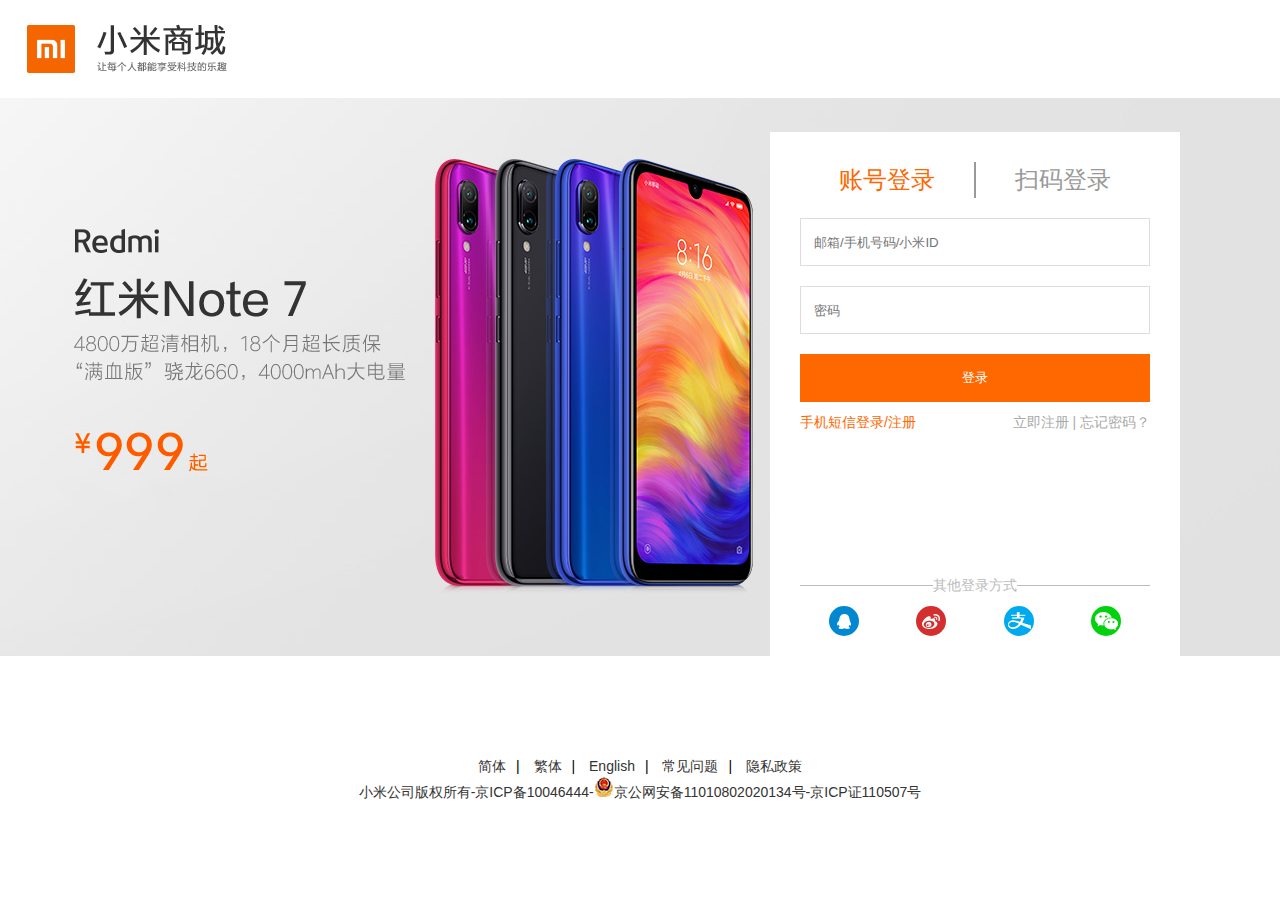
<file: login.html>
<!DOCTYPE html>
<html lang="en">

<head>
    <meta charset="UTF-8">
    <meta name="viewport" content="width=device-width, initial-scale=1.0">
    <meta http-equiv="X-UA-Compatible" content="ie=edge">
    <link rel="stylesheet" href="css/main.css">
    <script src="js/main.js"></script>
    <script src="js/jquery-1.10.2.min.js"></script>
    <title>Document</title>
</head>

<body>
    <!-- 头部 -->
    <header>
        <div class="container">
            <div class="logo">
                <a href="index.html"></a>
            </div>
        </div>
    </header>
    <!-- 主界面 -->
    <div class="main">
        <!-- 登录框 -->
        <div class="login-box">
            <div class="login-tab">
                <ul>
                    <li class="login-active"><a href="javascript:void(0);">账号登录</a></li>
                    <li><a href="javascript:void(0);">扫码登录</a></li>
                </ul>
            </div>
            <div class="tab-1 tabc">
                <form action="" method="post">
                    <div class="account">
                        <input type="text" name="" id="" placeholder="邮箱/手机号码/小米ID">
                    </div>
                    <div class="pwd">
                        <input type="password" name="" id="" placeholder="密码">
                    </div>
                    <div class="login-btn">
                        <input type="submit" value="登录">
                    </div>
                </form>
                <div class="other">
                    <a href="">手机短信登录/注册</a>
                    <div class="oth">
                        <a href="">立即注册</a>
                        <span>|</span>
                        <a href="">忘记密码？</a>
                    </div>
                </div>
                <div class="method">
                    <fieldset>
                        <legend align="center">其他登录方式</legend>
                    </fieldset>
                    <ul>
                        <li>
                            <a href=""><i></i></a>
                        </li>
                        <li>
                            <a href=""><i></i></a>
                        </li>
                        <li>
                            <a href=""><i></i></a>
                        </li>
                        <li>
                            <a href=""><i></i></a>
                        </li>
                    </ul>
                </div>
            </div>
            <div class="tab-2 tabc">
                <img src="images/下载.png" alt="">
                <p class="app-wx">使用&nbsp;<span>小米商城APP</span>&nbsp;扫一扫</p>
                <p>小米手机可打开「设置」>「小米帐号」扫码登录</p>
            </div>

        </div>
    </div>
    <!-- 底部 -->
    <footer>
        <ul class="clearfix">
            <li><a href="">简体</a>|</li>
            <li><a href="">繁体</a>|</li>
            <li><a href="">English</a>|</li>
            <li><a href="">常见问题</a>|</li>
            <li><a href="">隐私政策</a></li>
        </ul>
        <p>小米公司版权所有-京ICP备10046444-<a href=""><span><img src="images/ghs.png" alt=""></span>京公网安备11010802020134号-京ICP证110507号</a></p>
    </footer>
</body>

</html>
</file>
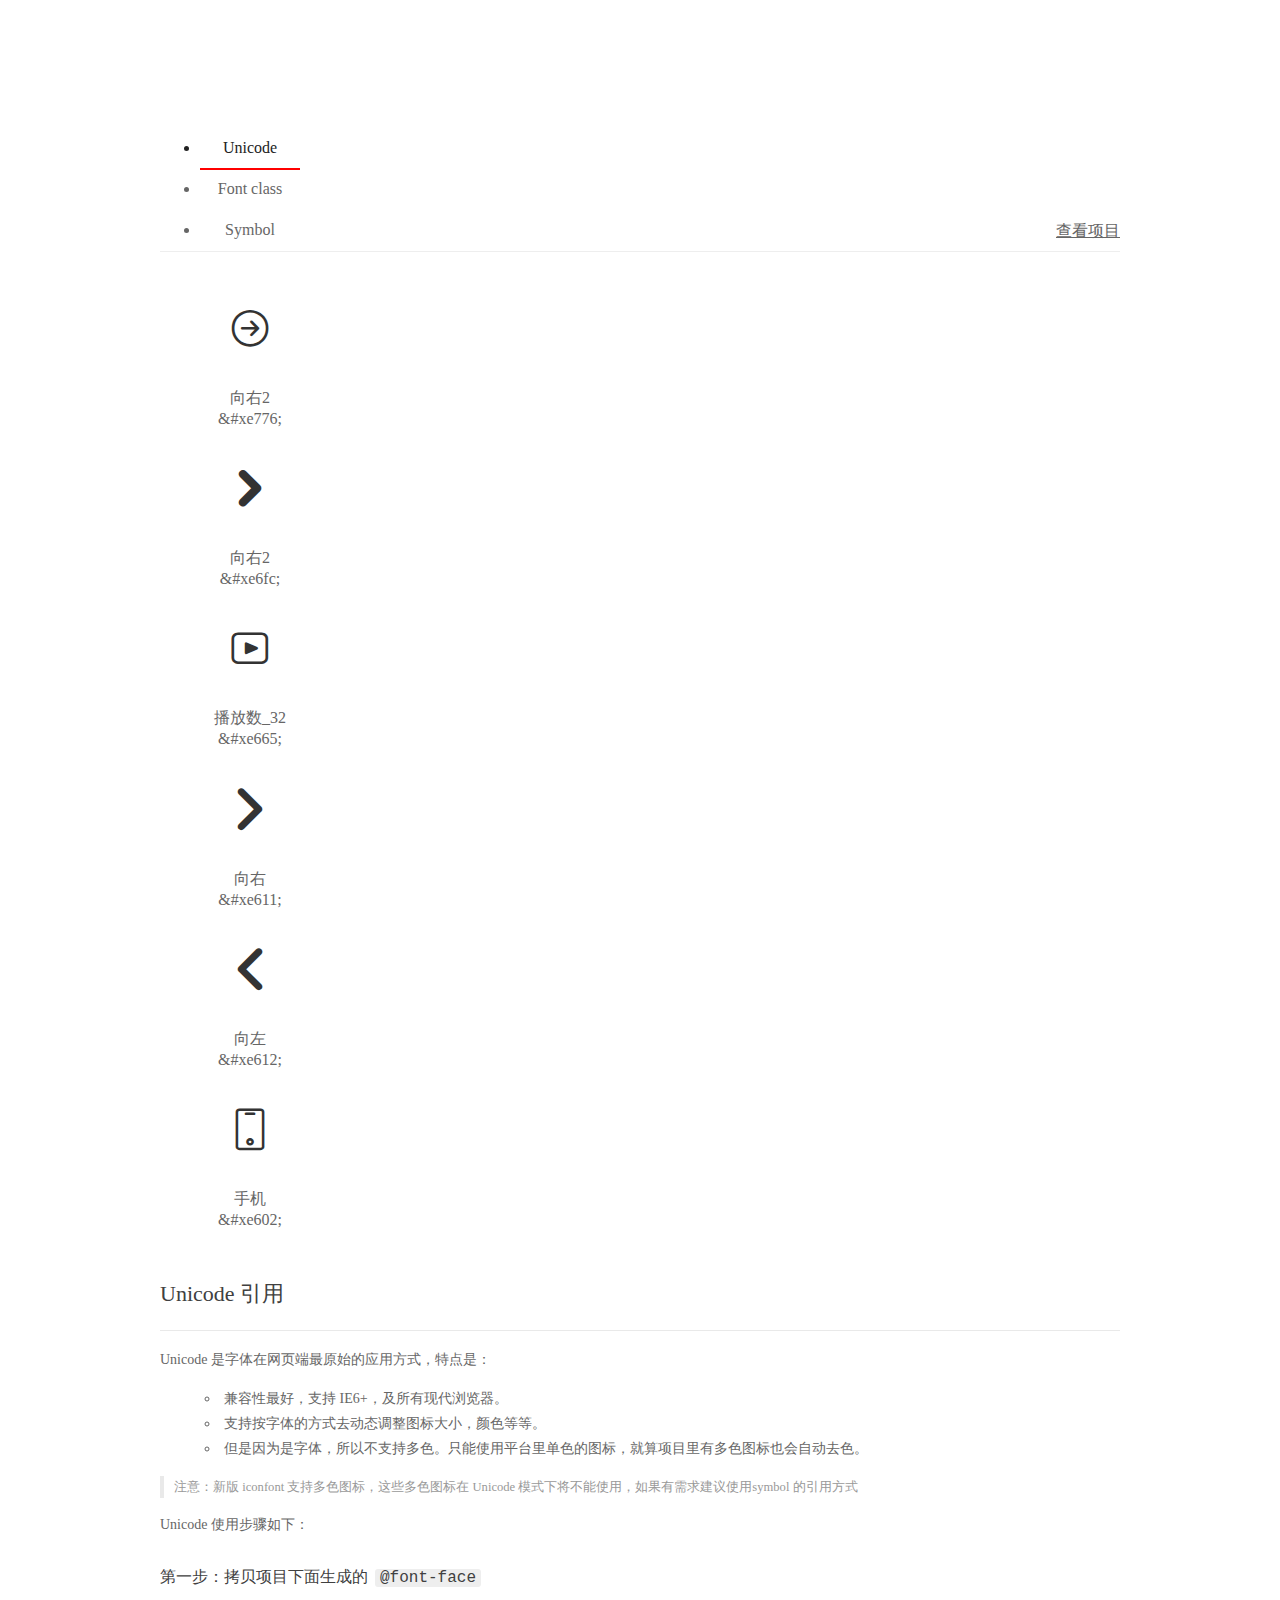
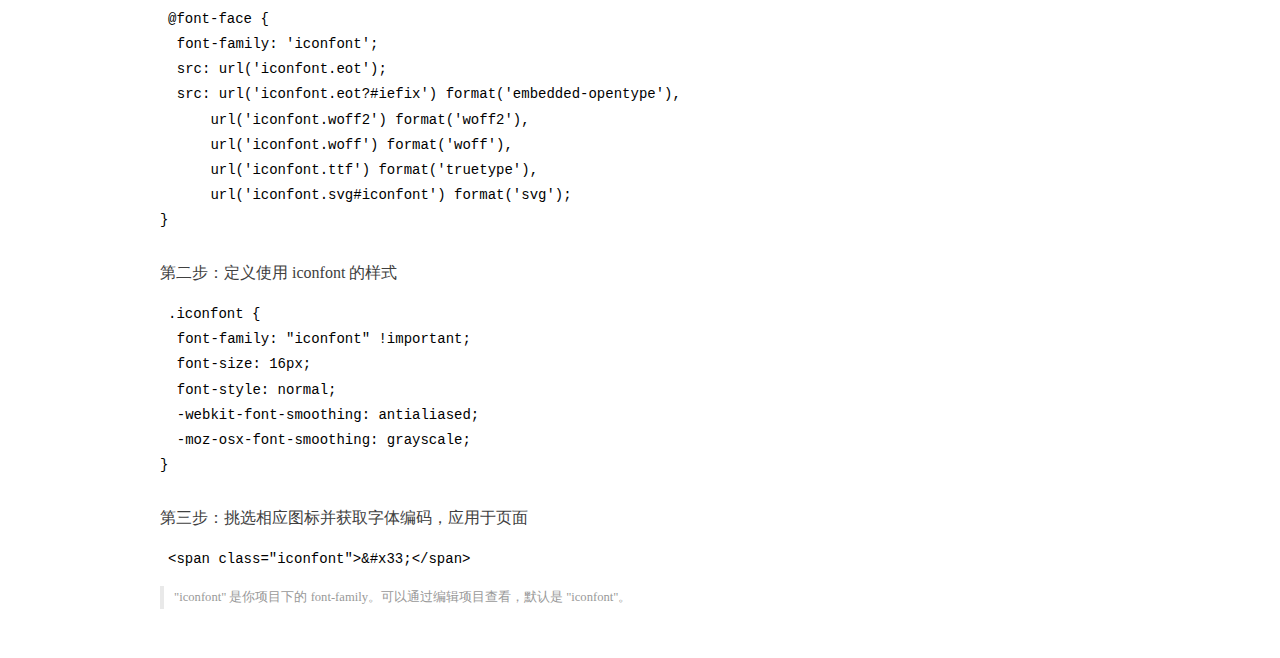
<file: iconfont/demo_index.html>
<!DOCTYPE html>
<html>
<head>
  <meta charset="utf-8"/>
  <title>IconFont Demo</title>
  <link rel="shortcut icon" href="https://gtms04.alicdn.com/tps/i4/TB1_oz6GVXXXXaFXpXXJDFnIXXX-64-64.ico" type="image/x-icon"/>
  <link rel="stylesheet" href="https://g.alicdn.com/thx/cube/1.3.2/cube.min.css">
  <link rel="stylesheet" href="demo.css">
  <link rel="stylesheet" href="iconfont.css">
  <script src="iconfont.js"></script>
  <!-- jQuery -->
  <script src="https://a1.alicdn.com/oss/uploads/2018/12/26/7bfddb60-08e8-11e9-9b04-53e73bb6408b.js"></script>
  <!-- 代码高亮 -->
  <script src="https://a1.alicdn.com/oss/uploads/2018/12/26/a3f714d0-08e6-11e9-8a15-ebf944d7534c.js"></script>
</head>
<body>
  <div class="main">
    <h1 class="logo"><a href="https://www.iconfont.cn/" title="iconfont 首页" target="_blank">&#xe86b;</a></h1>
    <div class="nav-tabs">
      <ul id="tabs" class="dib-box">
        <li class="dib active"><span>Unicode</span></li>
        <li class="dib"><span>Font class</span></li>
        <li class="dib"><span>Symbol</span></li>
      </ul>
      
      <a href="https://www.iconfont.cn/manage/index?manage_type=myprojects&projectId=1013129" target="_blank" class="nav-more">查看项目</a>
      
    </div>
    <div class="tab-container">
      <div class="content unicode" style="display: block;">
          <ul class="icon_lists dib-box">
          
            <li class="dib">
              <span class="icon iconfont">&#xe776;</span>
                <div class="name">向右2</div>
                <div class="code-name">&amp;#xe776;</div>
              </li>
          
            <li class="dib">
              <span class="icon iconfont">&#xe6fc;</span>
                <div class="name">向右2</div>
                <div class="code-name">&amp;#xe6fc;</div>
              </li>
          
            <li class="dib">
              <span class="icon iconfont">&#xe665;</span>
                <div class="name">播放数_32</div>
                <div class="code-name">&amp;#xe665;</div>
              </li>
          
            <li class="dib">
              <span class="icon iconfont">&#xe611;</span>
                <div class="name">向右</div>
                <div class="code-name">&amp;#xe611;</div>
              </li>
          
            <li class="dib">
              <span class="icon iconfont">&#xe612;</span>
                <div class="name">向左</div>
                <div class="code-name">&amp;#xe612;</div>
              </li>
          
            <li class="dib">
              <span class="icon iconfont">&#xe602;</span>
                <div class="name">手机</div>
                <div class="code-name">&amp;#xe602;</div>
              </li>
          
          </ul>
          <div class="article markdown">
          <h2 id="unicode-">Unicode 引用</h2>
          <hr>

          <p>Unicode 是字体在网页端最原始的应用方式，特点是：</p>
          <ul>
            <li>兼容性最好，支持 IE6+，及所有现代浏览器。</li>
            <li>支持按字体的方式去动态调整图标大小，颜色等等。</li>
            <li>但是因为是字体，所以不支持多色。只能使用平台里单色的图标，就算项目里有多色图标也会自动去色。</li>
          </ul>
          <blockquote>
            <p>注意：新版 iconfont 支持多色图标，这些多色图标在 Unicode 模式下将不能使用，如果有需求建议使用symbol 的引用方式</p>
          </blockquote>
          <p>Unicode 使用步骤如下：</p>
          <h3 id="-font-face">第一步：拷贝项目下面生成的 <code>@font-face</code></h3>
<pre><code class="language-css"
>@font-face {
  font-family: 'iconfont';
  src: url('iconfont.eot');
  src: url('iconfont.eot?#iefix') format('embedded-opentype'),
      url('iconfont.woff2') format('woff2'),
      url('iconfont.woff') format('woff'),
      url('iconfont.ttf') format('truetype'),
      url('iconfont.svg#iconfont') format('svg');
}
</code></pre>
          <h3 id="-iconfont-">第二步：定义使用 iconfont 的样式</h3>
<pre><code class="language-css"
>.iconfont {
  font-family: "iconfont" !important;
  font-size: 16px;
  font-style: normal;
  -webkit-font-smoothing: antialiased;
  -moz-osx-font-smoothing: grayscale;
}
</code></pre>
          <h3 id="-">第三步：挑选相应图标并获取字体编码，应用于页面</h3>
<pre>
<code class="language-html"
>&lt;span class="iconfont"&gt;&amp;#x33;&lt;/span&gt;
</code></pre>
          <blockquote>
            <p>"iconfont" 是你项目下的 font-family。可以通过编辑项目查看，默认是 "iconfont"。</p>
          </blockquote>
          </div>
      </div>
      <div class="content font-class">
        <ul class="icon_lists dib-box">
          
          <li class="dib">
            <span class="icon iconfont icon-xiangyou21"></span>
            <div class="name">
              向右2
            </div>
            <div class="code-name">.icon-xiangyou21
            </div>
          </li>
          
          <li class="dib">
            <span class="icon iconfont icon-xiangyou2"></span>
            <div class="name">
              向右2
            </div>
            <div class="code-name">.icon-xiangyou2
            </div>
          </li>
          
          <li class="dib">
            <span class="icon iconfont icon-bofangshu"></span>
            <div class="name">
              播放数_32
            </div>
            <div class="code-name">.icon-bofangshu
            </div>
          </li>
          
          <li class="dib">
            <span class="icon iconfont icon-ziyuanldpi1"></span>
            <div class="name">
              向右
            </div>
            <div class="code-name">.icon-ziyuanldpi1
            </div>
          </li>
          
          <li class="dib">
            <span class="icon iconfont icon-ziyuanldpi"></span>
            <div class="name">
              向左
            </div>
            <div class="code-name">.icon-ziyuanldpi
            </div>
          </li>
          
          <li class="dib">
            <span class="icon iconfont icon-shouji"></span>
            <div class="name">
              手机
            </div>
            <div class="code-name">.icon-shouji
            </div>
          </li>
          
        </ul>
        <div class="article markdown">
        <h2 id="font-class-">font-class 引用</h2>
        <hr>

        <p>font-class 是 Unicode 使用方式的一种变种，主要是解决 Unicode 书写不直观，语意不明确的问题。</p>
        <p>与 Unicode 使用方式相比，具有如下特点：</p>
        <ul>
          <li>兼容性良好，支持 IE8+，及所有现代浏览器。</li>
          <li>相比于 Unicode 语意明确，书写更直观。可以很容易分辨这个 icon 是什么。</li>
          <li>因为使用 class 来定义图标，所以当要替换图标时，只需要修改 class 里面的 Unicode 引用。</li>
          <li>不过因为本质上还是使用的字体，所以多色图标还是不支持的。</li>
        </ul>
        <p>使用步骤如下：</p>
        <h3 id="-fontclass-">第一步：引入项目下面生成的 fontclass 代码：</h3>
<pre><code class="language-html">&lt;link rel="stylesheet" href="./iconfont.css"&gt;
</code></pre>
        <h3 id="-">第二步：挑选相应图标并获取类名，应用于页面：</h3>
<pre><code class="language-html">&lt;span class="iconfont icon--xxx"&gt;&lt;/span&gt;
</code></pre>
        <blockquote>
          <p>"
            iconfont" 是你项目下的 font-family。可以通过编辑项目查看，默认是 "iconfont"。</p>
        </blockquote>
      </div>
      </div>
      <div class="content symbol">
          <ul class="icon_lists dib-box">
          
            <li class="dib">
                <svg class="icon svg-icon" aria-hidden="true">
                  <use xlink:href="#icon-xiangyou21"></use>
                </svg>
                <div class="name">向右2</div>
                <div class="code-name">#icon-xiangyou21</div>
            </li>
          
            <li class="dib">
                <svg class="icon svg-icon" aria-hidden="true">
                  <use xlink:href="#icon-xiangyou2"></use>
                </svg>
                <div class="name">向右2</div>
                <div class="code-name">#icon-xiangyou2</div>
            </li>
          
            <li class="dib">
                <svg class="icon svg-icon" aria-hidden="true">
                  <use xlink:href="#icon-bofangshu"></use>
                </svg>
                <div class="name">播放数_32</div>
                <div class="code-name">#icon-bofangshu</div>
            </li>
          
            <li class="dib">
                <svg class="icon svg-icon" aria-hidden="true">
                  <use xlink:href="#icon-ziyuanldpi1"></use>
                </svg>
                <div class="name">向右</div>
                <div class="code-name">#icon-ziyuanldpi1</div>
            </li>
          
            <li class="dib">
                <svg class="icon svg-icon" aria-hidden="true">
                  <use xlink:href="#icon-ziyuanldpi"></use>
                </svg>
                <div class="name">向左</div>
                <div class="code-name">#icon-ziyuanldpi</div>
            </li>
          
            <li class="dib">
                <svg class="icon svg-icon" aria-hidden="true">
                  <use xlink:href="#icon-shouji"></use>
                </svg>
                <div class="name">手机</div>
                <div class="code-name">#icon-shouji</div>
            </li>
          
          </ul>
          <div class="article markdown">
          <h2 id="symbol-">Symbol 引用</h2>
          <hr>

          <p>这是一种全新的使用方式，应该说这才是未来的主流，也是平台目前推荐的用法。相关介绍可以参考这篇<a href="">文章</a>
            这种用法其实是做了一个 SVG 的集合，与另外两种相比具有如下特点：</p>
          <ul>
            <li>支持多色图标了，不再受单色限制。</li>
            <li>通过一些技巧，支持像字体那样，通过 <code>font-size</code>, <code>color</code> 来调整样式。</li>
            <li>兼容性较差，支持 IE9+，及现代浏览器。</li>
            <li>浏览器渲染 SVG 的性能一般，还不如 png。</li>
          </ul>
          <p>使用步骤如下：</p>
          <h3 id="-symbol-">第一步：引入项目下面生成的 symbol 代码：</h3>
<pre><code class="language-html">&lt;script src="./iconfont.js"&gt;&lt;/script&gt;
</code></pre>
          <h3 id="-css-">第二步：加入通用 CSS 代码（引入一次就行）：</h3>
<pre><code class="language-html">&lt;style&gt;
.icon {
  width: 1em;
  height: 1em;
  vertical-align: -0.15em;
  fill: currentColor;
  overflow: hidden;
}
&lt;/style&gt;
</code></pre>
          <h3 id="-">第三步：挑选相应图标并获取类名，应用于页面：</h3>
<pre><code class="language-html">&lt;svg class="icon" aria-hidden="true"&gt;
  &lt;use xlink:href="#icon-xxx"&gt;&lt;/use&gt;
&lt;/svg&gt;
</code></pre>
          </div>
      </div>

    </div>
  </div>
  <script>
  $(document).ready(function () {
      $('.tab-container .content:first').show()

      $('#tabs li').click(function (e) {
        var tabContent = $('.tab-container .content')
        var index = $(this).index()

        if ($(this).hasClass('active')) {
          return
        } else {
          $('#tabs li').removeClass('active')
          $(this).addClass('active')

          tabContent.hide().eq(index).fadeIn()
        }
      })
    })
  </script>
</body>
</html>
</file>
<file: css/main.css>
/**************** 全站通用样式 ****************/

* {
    margin: 0;
    padding: 0;
}

a {
    text-decoration: none;
}

li {
    list-style: none;
}

body {
    font: 14px/1.5 "Helvetica Neue", Helvetica, Arial, "Microsoft Yahei", "Hiragino Sans GB", "Heiti SC", "WenQuanYi Micro Hei", sans-serif
}

.container {
    width: 1226px;
    margin: 0 auto;
}

.container:before,
.container:after {
    content: "";
    display: table;
}

.container:after {
    clear: both;
}

.clearfix:before,
.clearfix:after {
    content: "";
    display: table;
}

.clearfix:after {
    clear: both;
}

.row:before,
.row:after {
    content: "";
    display: table;
}

.row:after {
    clear: both;
}

.col-1 {
    width: 234px;
    float: left;
}

.col-1 a,
.col-1 a img {
    display: block;
    width: 100%;
    height: 100%;
}

.col-1 a {
    -webkit-transition: all .5s;
    transition: all .5s;
}

.col-4 {
    width: 992px;
    float: left;
}

.col-4 ul li {
    float: left;
    width: 234px;
    height: 300px;
    margin-left: 14px;
    margin-bottom: 14px;
    text-align: center;
}

.col-4 ul li a {
    position: relative;
    display: block;
    width: 100%;
    height: 100%;
    background: #fff;
    -webkit-transition: all .5s;
    transition: all .5s;
}

.col-4 ul li a img {
    display: block;
    width: 160px;
    height: 160px;
    margin: 0 auto;
}

.col-4 ul li a .goods-name {
    font-size: 14px;
    color: #212121;
    margin-top: 28px;
}

.col-4 ul li a .goods-des {
    font-size: 12px;
    color: #b0b0b0;
    margin-top: 4px;
}

.col-4 ul li a .goods-price {
    margin-top: 10px;
}

.col-4 ul li a .goods-price span {
    color: #ff6700;
}

.col-4 ul li a .goods-price del {
    color: #b0b0b0;
}

.col-4 a:hover,
.col-1 a:hover,
.hot ul li:hover,
.content-list>li:hover {
    -webkit-box-shadow: 0 15px 30px rgba(0, 0, 0, .1);
    box-shadow: 0 15px 30px rgba(0, 0, 0, .1);
    -webkit-transform: translate3d(0, -2px, 0);
    transform: translate3d(0, -2px, 0);
}

.col-4 ul li a .comments {
    display: none;
    position: absolute;
    bottom: 0;
    left: 0;
    width: 100%;
    height: 90px;
    background: #ff6700;
    padding: 20px;
    -webkit-box-sizing: border-box;
    box-sizing: border-box;
    color: #fff;
}


/**************** 全站通用样式 ****************/


/**************** 顶部样式 ****************/

.site-topbar {
    position: relative;
    height: 40px;
    background-color: #333;
    font-size: 12px;
    color: #b0b0b0;
}

.site-topbar .topbar-nav {
    float: left;
    height: 40px;
    line-height: 40px;
}

.site-topbar .topbar-nav a {
    color: #b0b0b0;
    display: inline-block;
}

.site-topbar .topbar-nav a:hover,
.site-topbar .topbar-info a:hover {
    color: #fff;
}

.sep {
    margin: 0 3px;
    color: #424242;
}

.site-topbar .topbar-cart {
    position: relative;
    float: right;
    width: 120px;
    height: 40px;
}

.site-topbar .topbar-cart a {
    display: block;
    color: #b0b0b0;
    line-height: 40px;
    text-align: center;
    background-color: #424242;
}

.site-topbar .topbar-cart:hover a {
    color: #ff6700;
    background: #fff;
}

.site-topbar .topbar-cart i {
    display: inline-block;
    width: 20px;
    height: 20px;
    background: url(../images/cart.png);
    background-size: cover;
    margin-right: 5px;
    vertical-align: -5px;
}

.site-topbar .topbar-cart:hover i {
    background: url(../images/cart-hover.png);
    background-size: cover;
}

.site-topbar .topbar-cart .cart-menu {
    width: 316px;
    height: 100px;
    position: absolute;
    top: 40px;
    right: 0;
    background: #fff;
    -webkit-box-shadow: 0 2px 10px rgba(0, 0, 0, 0.15);
    box-shadow: 0 2px 10px rgba(0, 0, 0, 0.15);
    color: #424242;
    line-height: 100px;
    text-align: center;
    display: none;
    z-index: 99;
}

.site-topbar .topbar-info {
    float: right;
    margin-right: 15px;
    height: 40px;
    line-height: 40px;
}

.site-topbar .topbar-info a {
    color: #b0b0b0;
}


/**************** 顶部样式 ****************/


/**************** 头部导航样式 ****************/

.site-header {
    position: relative;
    height: 100px;
}

.site-header .header-logo {
    float: left;
    width: 55px;
}

.site-header .header-logo a {
    position: relative;
    display: block;
    width: 55px;
    height: 55px;
    background: #ff6700 url(../images/mi-logo.png) no-repeat center center;
    margin-top: 22px;
}

.site-header .header-nav {
    width: 512px;
    float: left;
    margin-left: 172px;
}

.site-header .header-nav ul {
    float: left;
    width: 512px;
    height: 88px;
    padding: 12px 0 0 0;
}

.site-header .header-nav ul li {
    float: left;
}

.site-header .header-nav ul li a {
    display: inline-block;
    padding: 26px 10px 38px;
    font-size: 16px;
    color: #333;
}

.site-header .header-nav ul li a:hover {
    color: #ff6700;
}

.site-header .header-nav-sub {
    float: left;
    width: 104px;
}

.site-header .header-nav-sub ul {
    float: left;
    width: 104px;
    height: 88px;
    padding: 12px 0 0 0;
}

.site-header .header-nav-sub ul li {
    float: left;
}

.site-header .header-nav-sub ul li a {
    display: inline-block;
    padding: 26px 10px 38px;
    font-size: 16px;
    color: #333;
}

.site-header .header-nav-sub ul li a:hover {
    color: #ff6700;
}

.site-header .header-search {
    position: relative;
    float: right;
    width: 296px;
    margin-top: 25px;
}

.site-header .header-search .search-box {
    float: left;
    width: 248px;
    height: 48px;
    padding: 0 10px;
    border: 1px solid #e0e0e0;
    outline: none;
}

.site-header .header-search .search-btn {
    float: right;
    width: 48px;
    height: 48px;
    border: 1px solid #e0e0e0;
    border-left: none;
    cursor: pointer;
    background: url(../images/search-h.png) #fff no-repeat center center;
}

.site-header .header-search:hover .search-box,
.site-header .header-search:hover .search-btn {
    border: 1px solid #aaa;
}

.site-header .header-search:hover .search-box {
    border-right: none;
}

.site-header .header-search .search-btn:hover {
    background: url(../images/search.png) #ff6700 no-repeat center center;
    border: #ff6700 !important;
}

.site-header .header-search .search-box:focus,
.site-header .header-search .search-box:focus~.search-btn {
    border: 1px solid #ff6700;
}

.site-header .header-search .search-box:focus~.hotwords {
    display: none;
}

.site-header .header-search .search-box:focus~.search-items {
    display: block;
}

.site-header .header-search .search-box:focus {
    border-right: none;
}

.site-header .header-search .hotwords {
    position: absolute;
    top: 15px;
    right: 68px;
}

.site-header .header-search .hotwords a {
    display: inline-block;
    font-size: 12px;
    color: #757575;
    padding: 0 5px;
    background: #eee;
}

.site-header .header-search .search-items {
    display: none;
    position: absolute;
    top: 48px;
    left: 0;
    background: #fff;
    border: 1px solid #ff6700;
    border-top: none;
    width: 247px;
    z-index: 11;
}

.site-header .header-search .search-items ul li a {
    display: block;
    padding: 6px 15px;
    color: #424242;
    font-size: 12px;
}

.site-header .header-search .search-items ul li a:hover {
    background: #f0f0f0;
}

.site-header .header-search .search-items ul li a span {
    float: right;
    color: #b0b0b0;
}

.site-header .nav-menu {
    position: absolute;
    top: 100px;
    left: 0;
    display: none;
    width: 100%;
    height: 229px;
    -webkit-box-shadow: 0 3px 4px rgba(0, 0, 0, 0.18);
    box-shadow: 0 3px 4px rgba(0, 0, 0, 0.18);
    border-top: 1px solid #e0e0e0;
    background: #fff;
    z-index: 999;
}

.site-header .nav-menu ul li {
    position: relative;
    float: left;
    width: 180px;
    padding: 35px 12px 0;
    text-align: center;
}

.site-header .sepa {
    position: absolute;
    top: 35px;
    left: 0;
    width: 1px;
    height: 100px;
    background: #e0e0e0;
}

.site-header .nav-menu ul li .cover {
    width: 160px;
    height: 110px;
    margin: 0 auto 16px;
}

.site-header .nav-menu ul li .cover img {
    width: 100%;
    height: 100%;
}

.site-header .nav-menu ul li .title a {
    font-size: 12px;
    color: #333;
}

.site-header .nav-menu ul li p {
    font-size: 12px;
    color: #ff6700;
}

.site-header .nav-menu ul li .flags {
    position: absolute;
    top: 2px;
    left: 50%;
    margin-left: -23px;
    font-size: 12px;
    color: #ff6700;
    padding: 0 10px;
    border: 1px solid #ff6700;
}

.site-header .nav-menu ul {
    display: none;
}


/**************** 头部导航样式 ****************/


/**************** 分类导航和轮播图样式 ****************/

.first-floor {
    position: relative;
}

.first-floor .home-page {
    position: relative;
    width: 234px;
    height: 460px;
    z-index: 10;
    /* background: url(../images/xmad_15469228268997_zNirg.jpg); */
    background-size: cover;
}

.first-floor .home-page .category {
    width: 234px;
    height: 460px;
    float: left;
    background: rgba(0, 0, 0, .6);
}

.first-floor .home-page .category ul {
    width: 234px;
    height: 420px;
    margin-top: 20px;
}

.first-floor .home-page .category ul li {
    position: relative;
    width: 234px;
    height: 42px;
}

.first-floor .home-page .category ul li a {
    font-size: 14px;
    color: #fff;
    display: block;
    height: 42px;
    line-height: 42px;
    padding-left: 30px;
}

.first-floor .home-page .category ul li a:hover {
    background: #ff6700;
}

.first-floor .home-page .category ul li i {
    position: absolute;
    right: 20px;
    top: 14px;
    width: 14px;
    height: 14px;
    background: url(../images/category.png) no-repeat center center;
}

.first-floor .home-page .children-list {
    position: absolute;
    top: 0;
    left: 234px;
    height: 460px;
    border: 1px solid #e0e0e0;
    -webkit-box-shadow: 0 8px 16px rgba(0, 0, 0, 0.18);
    box-shadow: 0 8px 16px rgba(0, 0, 0, 0.18);
    background-color: #fff;
}

.first-floor .home-page .children-list ul {
    width: 247.5px;
    height: 460px;
    float: left;
    padding: 1px 0;
}

.first-floor .home-page .children-list ul li {
    width: 247.5px;
    height: 76px;
    background: #fff;
}

.first-floor .home-page .children-list ul li a {
    display: block;
    width: 100%;
    height: 100%;
    padding: 18px 20px;
    line-height: 40px;
    -webkit-box-sizing: border-box;
    box-sizing: border-box;
}

.first-floor .home-page .children-list ul li a img {
    width: 40px;
    height: 40px;
    vertical-align: middle;
    margin-right: 15px;
}

.first-floor .home-page .children-list ul li a span {
    line-height: 40px;
    color: #333;
}

.first-floor .home-page .children-list {
    display: none;
}

.first-floor .container {
    position: relative;
}

.first-floor .slider {
    width: 100%;
    height: 100%;
    position: absolute;
    top: 0;
    left: 0;
}

.first-floor .slider ul li {
    width: 100%;
    height: 100%;
    position: absolute;
    top: 0;
    left: 0;
}

.first-floor .slider ul li img {
    width: 100%;
    height: 100%;
}

.first-floor .slider .slider-ctl .dots {
    position: absolute;
    bottom: 20px;
    right: 30px;
    width: 100px;
    height: 10px;
}

.first-floor .slider .slider-ctl .dots a {
    display: block;
    width: 6px;
    height: 6px;
    float: left;
    margin: 0 5px;
    border-radius: 50%;
    border: 2px solid #fff;
    border-color: rgba(255, 255, 255, 0.3);
    background: rgba(0, 0, 0, .4);
}

.first-floor .slider .slider-ctl .dots a:hover,
.first-floor .slider .slider-ctl .dots a.selected {
    border-color: rgba(0, 0, 0, .4);
    background: rgba(255, 255, 255, 0.4);
}

.first-floor .slider .slider-ctl .slider-direction .prev,
.first-floor .slider .slider-ctl .slider-direction .next {
    position: absolute;
    top: 50%;
    margin-top: -35px;
    width: 41px;
    height: 69px;
    background: url(../images/icon-slides.png) no-repeat;
}

.first-floor .slider .slider-ctl .slider-direction .prev {
    left: 234px;
    background-position: -84px 0;
}

.first-floor .slider .slider-ctl .slider-direction .prev:hover {
    background-position: 0 0;
}

.first-floor .slider .slider-ctl .slider-direction .next {
    right: 0;
    background-position: -124px 0;
}

.first-floor .slider .slider-ctl .slider-direction .next:hover {
    background-position: -42px 0;
}


/**************** 分类导航和轮播图样式 ****************/


/**************** 部分菜单和小海报样式 ****************/

.second-floor {
    margin-top: 14px;
}

.second-floor .second-menu {
    float: left;
    width: 234px;
    margin-right: 14px;
}

.second-floor .second-menu ul {
    margin: 0;
    padding: 3px;
    background: #5f5750;
}

.second-floor .second-menu ul li {
    position: relative;
    float: left;
    width: 70px;
    height: 82px;
    padding: 0 3px;
}

.second-floor .second-menu ul li:before,
.second-floor .second-menu ul li:after {
    position: absolute;
    content: "";
    background: #665e57;
}

.second-floor .second-menu ul li:before {
    top: -1px;
    left: 6px;
    width: 64px;
    height: 1px;
}

.second-floor .second-menu ul li:after {
    top: 6px;
    left: 0;
    width: 1px;
    height: 70px;
}

.second-floor .second-menu ul li:nth-child(-n+3):before {
    display: none;
}

.second-floor .second-menu ul li:nth-child(1)::after,
.second-floor .second-menu ul li:nth-child(4)::after {
    display: none;
}

.second-floor .second-menu ul li a {
    display: block;
    padding-top: 18px;
    font-size: 12px;
    text-align: center;
    color: rgba(255, 255, 255, 0.7);
}

.second-floor .second-menu ul li a i {
    display: block;
    height: 24px;
    line-height: 24px;
    font-size: 24px;
    margin-bottom: 4px;
}

.second-floor .second-menu ul li a:hover {
    color: rgba(255, 255, 255, 1);
}

.second-floor .poster {
    float: left;
}

.second-floor .poster ul li {
    float: left;
    margin-right: 14px;
    width: 316px;
    height: 170px;
}

.second-floor .poster ul li:nth-child(3) {
    margin-right: 0;
}

.second-floor .poster ul li img {
    width: 100%;
    height: 100%;
}

.box-header {
    margin-top: 26px;
    width: 100%;
    height: 58px;
}

.box-header .box-title {
    float: left;
}

.box-header .box-title h2 {
    font-size: 22px;
    line-height: 58px;
    font-weight: 200;
    color: #333;
}

.box-header .tab-list {
    float: right;
}

.box-header .tab-list ul li {
    float: left;
    font-size: 16px;
    padding: 16px 0 0;
    height: 26px;
    margin-left: 20px;
    color: #333;
    -webkit-transition: all .225s;
    transition: all .225s;
    cursor: pointer;
}

.box-header .tab-list ul li.tab-active {
    color: #ff6700;
    border-bottom: 2px solid #ff6700;
}


/**************** 闪购样式 ****************/

.flash-sales .box-header a {
    float: right;
    margin-top: 20px;
    width: 24px;
    height: 16px;
    border: 1px solid #e0e0e0;
    padding: 3px 5px;
    font-size: 16px;
    text-align: center;
    line-height: 16px;
    color: #b0b0b0;
}

.flash-sales .box-header .disabled {
    pointer-events: none;
    color: #e0e0e0;
}

.flash-sales .box-header a:hover {
    color: #ff6700;
}

.flash-sales .flash-content {
    height: 340px;
}

.flash-sales .flash-content .flash-info {
    float: left;
    width: 234px;
    height: 300px;
    border-top: 1px solid #e53935;
    background: #f1eded;
    text-align: center;
    padding-top: 39px;
}

.flash-sales .flash-content .flash-info .time-title {
    font-size: 21px;
    color: #e53935;
    padding-top: 15px;
}

.flash-sales .flash-content .flash-info img {
    margin: 25px 0;
}

.flash-sales .flash-content .flash-info p {
    color: rgba(0, 0, 0, .54);
    font-size: 15px;
}

.flash-sales .flash-content .flash-info .countdown {
    width: 168px;
    height: 46px;
    margin: 28px auto;
}

.flash-sales .flash-content .flash-info .countdown .box {
    float: left;
    width: 46px;
    height: 46px;
    color: #fff;
    font-size: 24px;
    line-height: 46px;
    background: #605751;
}

.flash-sales .flash-content .flash-info .countdown .dosh {
    float: left;
    width: 15px;
    height: 46px;
    line-height: 46px;
    font-size: 28px;
    color: #605751;
}

.flash-sales .flash-content .flash-list {
    float: left;
    margin-left: 14px;
    height: 340px;
    width: 978px;
    overflow: hidden;
}

.flash-sales .flash-content .flash-list ul {
    width: 3224px;
    margin-left: 0px;
}

.flash-sales .flash-content .flash-list ul li {
    float: left;
    width: 234px;
    height: 300px;
    margin-right: 14px;
    border-top: 1px solid #ffac13;
    text-align: center;
}

.flash-sales .flash-content .flash-list ul li a {
    position: relative;
    display: block;
    width: 100%;
    height: 100%;
    padding-top: 39px;
    -webkit-transition: all 1s;
    transition: all 1s;
}

.flash-sales .flash-content .flash-list ul li a .bg {
    position: absolute;
    top: 0;
    left: 0;
    width: 100%;
    height: 100%;
    background-color: rgba(0, 0, 0, .02);
    z-index: 2;
}

.flash-sales .flash-content .flash-list ul li a img {
    display: block;
    width: 160px;
    height: 160px;
    margin: 0 auto;
}

.flash-sales .flash-content .flash-list ul li a .goods-name {
    font-size: 14px;
    color: #212121;
    margin-top: 28px;
}

.flash-sales .flash-content .flash-list ul li a .goods-des {
    font-size: 12px;
    color: #b0b0b0;
    margin-top: 4px;
}

.flash-sales .flash-content .flash-list ul li a .goods-price {
    margin-top: 10px;
}

.flash-sales .flash-content .flash-list ul li a .goods-price span {
    color: #ff6700;
}

.flash-sales .flash-content .flash-list ul li a .goods-price del {
    color: #b0b0b0;
}

.banner a {
    display: block;
    width: 100%;
    height: 120px;
    margin-top: 42px;
}

.banner a img {
    width: 100%;
    height: 100%;
}


/**************** 闪购样式 ****************/


/**************** 主页面样式 ****************/

.main-page {
    background: #f5f5f5;
    margin-top: 42px;
}

.main-page .box-header a {
    float: right;
    width: 92px;
    height: 18px;
    margin-top: 20px;
    font-size: 16px;
    color: #424242;
    line-height: 18px;
    -webkit-transition: all .4s;
    transition: all .4s;
}

.main-page .box-header a:hover {
    color: #ff6700;
}

.main-page .box-header a i {
    margin-left: 8px;
    background: #b0b0b0;
    border-radius: 50%;
    padding: 4px;
    color: #fff;
    width: 12px;
    height: 12px;
    font-size: 12px;
    vertical-align: 1px;
    -webkit-transition: all .4s;
    transition: all .4s;
}

.main-page .box-header a:hover i {
    background: #ff6700;
}

.main-page .appliance .col-1 a:nth-child(1) {
    margin-bottom: 14px;
}

.appliance .col-4 ul {
    display: none;
}

.appliance .col-4 ul:nth-child(1) {
    display: block;
}

.content-list {
    text-align: center;
}

.content-list>li {
    background: #fff;
    width: 296px;
    float: left;
    margin-right: 14px;
    -webkit-transition: all .225s;
    transition: all .225s;
}

.content-list>li:nth-child(4) {
    margin-right: 0;
}

.hot ul li a {
    width: 100%;
    height: 220px;
}

.hot ul li a img {
    width: 100%;
    height: 100%;
}

.hot ul li .hot-comments {
    padding: 20px;
}

.hot ul li .hot-comments a {
    color: #333;
}

.hot ul li .hot-from {
    padding: 0 20px 10px;
    font-size: 12px;
    color: #999;
}

.hot ul li .hot-price {
    padding: 0 20px 20px;
}

.hot ul li .hot-price span:nth-child(1) {
    color: #999;
}

.hot ul li .hot-price span:nth-child(2) {
    color: #ff6700;
}

.content .content-list>li {
    width: 296px;
    height: 400px;
    position: relative;
    text-align: center;
    -webkit-box-sizing: border-box;
    box-sizing: border-box;
    padding: 40px 20px 20px;
}

.content .content-list>li h2 {
    font-size: 16px;
    color: #ff6700;
}

.content .content-list>li .carousel {
    width: 256px;
    height: 296px;
    overflow: hidden;
}

.content .content-list>li .carousel ul {
    width: 768px;
    height: 296px;
}

.content .content-list>li .carousel ul li {
    float: left;
    width: 256px;
    height: 296px;
}

.content .content-list>li .carousel h4 {
    padding: 15px 0 10px;
    font-size: 20px;
}

.content .content-list>li .carousel h4 a {
    color: #333;
}

.content .content-list>li .carousel .content-title a {
    color: #999;
}

.content .content-list>li .carousel .content-price {
    padding: 10px 0 20px;
}

.content .content-list>li .carousel .content-price a {
    color: #333;
}

.content .content-list>li .carousel .more-desc {
    color: #999;
    padding: 15px 0 10px;
}

.content .content-list>li .carousel .btn {
    display: block;
    width: 118px;
    margin: 10px auto;
    padding: 5px 20px;
    background: #fff;
    border: 1px solid #ff6700;
    color: #ff6700;
}

.content .content-list>li .carousel .more-img {
    display: block;
    margin-top: 30px;
}

.content .content-list .dots ul {
    width: 100%;
    height: 20px;
    text-align: center;
    line-height: 20px;
}

.content .content-list .dots ul li {
    padding: 10px;
    display: inline-block;
    width: 10px;
    height: 10px;
}

.content .content-list .dots ul li:hover span {
    background-color: #ff6700;
}

.content .content-list .dots ul li.li-active span {
    border: 2px solid #ff6700;
    background: #fff;
}

.content .content-list .dots ul li span {
    display: inline-block;
    width: 6px;
    height: 6px;
    border-radius: 50%;
    background-color: #999;
    border: 2px solid #fff;
}

.content .content-list .ctl {
    opacity: 0;
    -webkit-transition: opacity .6s;
    transition: opacity .6s;
}

.content .content-list .ctl a {
    width: 20px;
    height: 40px;
    line-height: 40px;
    text-align: center;
}

.content .content-list .ctl .prev,
.content .content-list .ctl .next {
    position: absolute;
    top: 50%;
    margin-top: -20px;
    background-color: rgba(66, 66, 66, 0.2);
    color: #fafafa;
    -webkit-transition: background-color .6s;
    transition: background-color .6s;
}

.content .content-list .ctl .prev:hover,
.content .content-list .ctl .next:hover {
    background-color: rgba(66, 66, 66, .5);
}

.content .content-list .ctl .prev {
    left: 0;
}

.content .content-list .ctl .next {
    right: 0;
}

.content .content-list>li:hover .ctl {
    opacity: 1;
}

.video .content-list li>a {
    display: block;
    width: 100%;
    position: relative;
}

.video .content-list li>a img {
    width: 100%;
}

.video .content-list li>a:hover i {
    color: #ff6700;
}

.video .content-list li>a i {
    display: block;
    width: 36px;
    height: 37px;
    position: absolute;
    top: 120px;
    left: 10px;
    color: #fff;
    font-size: 36px;
}

.video .content-list li .video-title {
    padding: 20px 0 10px;
    color: #333;
}

.video .content-list li .video-title:hover {
    color: #ff6700;
}

.video .content-list li p {
    font-size: 12px;
    padding: 0 0 20px;
    color: #999;
}

.video {
    margin-bottom: 80px;
}


/**************** 主页面样式 ****************/


/**************** 网站底部样式 ****************/

.site-footer {
    margin-bottom: 100px;
}

.site-footer .foot-service {
    width: 100%;
    height: 80px;
    -webkit-box-sizing: border-box;
    box-sizing: border-box;
    padding: 27px 0;
    border-bottom: 1px solid #ccc;
}

.site-footer .foot-service ul li {
    float: left;
    width: 244px;
    height: 25px;
    text-align: center;
    border-right: 1px solid #ccc;
}

.site-footer .foot-service ul li:nth-child(5) {
    border-right: none;
}

.site-footer .foot-service ul li a {
    font-size: 18px;
    color: #999;
    line-height: 25px;
}

.site-footer .foot-service ul li a:hover {
    color: #ff6700;
}


/**************** 网站底部样式 ****************/


/**************** 右侧导航样式 ****************/

.right-bar {
    position: fixed;
    bottom: 100px;
    right: 50%;
    margin-right: -640px;
}

.right-bar ul li {
    position: relative;
    width: 25px;
    height: 39px;
    border: 1px solid #ccc;
    border-bottom: none;
}

.right-bar ul li:nth-child(4) {
    border-bottom: 1px solid #ccc;
}

.right-bar ul li a {
    display: block;
    width: 25px;
    height: 39px;
}

.right-bar ul li:nth-child(1) a {
    background: url(../images/98a23aae70f25798192693f21c4d4039.png) center center no-repeat;
    background-size: 20px 20px;
}

.right-bar ul li:nth-child(1) a:hover {
    background: url(../images/74c4fcb4475af8308e9a670db9c01fdf.png) center center no-repeat;
    background-size: 20px 20px;
}

.right-bar ul li a:hover+.sub {
    display: block;
}

.right-bar ul li:nth-child(2) a {
    background: url(../images/55cad219421bee03a801775e7309b920.png) center center no-repeat;
    background-size: 20px 20px;
}

.right-bar ul li:nth-child(2) a:hover {
    background: url(../images/41f858550f42eb1770b97faf219ae215.png) center center no-repeat;
    background-size: 20px 20px;
}

.right-bar ul li:nth-child(3) a {
    background: url(../images/4f036ae4d45002b2a6fb6756cedebf02.png) center center no-repeat;
    background-size: 20px 20px;
}

.right-bar ul li:nth-child(3) a:hover {
    background: url(../images/5e9f2b1b0da09ac3b3961378284ef2d4.png) center center no-repeat;
    background-size: 20px 20px;
}

.right-bar ul li:nth-child(4) a {
    background: url(../images/d7db56d1d850113f016c95e289e36efa.png) center center no-repeat;
    background-size: 20px 20px;
}

.right-bar ul li:nth-child(4) a:hover {
    background: url(../images/692a6c3b0a93a24f74a29c0f9d68ec71.png) center center no-repeat;
    background-size: 20px 20px;
}

.right-bar ul li:nth-child(5) {
    margin-top: 20px;
    border-bottom: 1px solid #ccc;
}

.right-bar ul li:nth-child(5) a {
    background: url(../images/totop.png) center center no-repeat;
    background-size: 20px 20px;
}

.right-bar ul li:nth-child(5) a:hover {
    background: url(../images/totop_hover.png) center center no-repeat;
    background-size: 20px 20px;
}

.right-bar ul li .sub {
    position: absolute;
    padding: 10px;
    background: #f5f5f5;
    text-align: center;
    top: -1px;
    right: 32px;
    display: none;
}

.right-bar ul li .sub p {
    white-space: nowrap;
    color: #999;
}

.right-bar ul li .sub img {
    width: 80px;
}

.right-bar ul li .sub .arrow {
    position: absolute;
    top: 13px;
    right: -7px;
    width: 7px;
    height: 12px;
    background: url(../images/arrow.png);
}


/**************** 右侧导航样式 ****************/


/**************** 登录界面样式 ****************/

header {
    width: 100%;
    height: 98px;
}

.logo a {
    display: block;
    width: 200px;
    height: 98px;
    background: url(../images/mistore_logo.png);
}

.main {
    position: relative;
    width: 100%;
    height: 558px;
    background: url(../images/93669e3fa2baa668227d699f69788fd6.jpg) center center;
}

.login-box {
    position: absolute;
    top: 34px;
    right: 100px;
    width: 410px;
    height: 524px;
    background: #fff;
    padding: 30px;
    -webkit-box-sizing: border-box;
    box-sizing: border-box;
}

.login-box ul li {
    width: 174px;
    float: left;
    text-align: center;
}

.login-box .login-tab ul li:nth-child(1) {
    border-right: 2px solid #999;
}

.tab-2 {
    display: none;
    text-align: center;
}

.tab-2 img {
    margin-top: 120px;
    width: 180px;
}

.tab-2 p {
    color: #999;
}

.tab-2 .app-wx {
    padding: 20px 0 0;
}

.tab-2 .app-wx span {
    color: #ff6700;
}

.login-box ul li a {
    font-size: 24px;
    color: #999;
}

.login-box ul li.login-active a {
    color: #ff6700;
}

.login-box .account input,
.login-box .pwd input {
    margin-top: 20px;
    width: 100%;
    height: 48px;
    padding: 13px;
    -webkit-box-sizing: border-box;
    box-sizing: border-box;
    border: 1px solid #ddd;
}

.login-box .login-btn input {
    margin-top: 20px;
    width: 100%;
    height: 48px;
    padding: 13px;
    background: #ff6700;
    border: none;
    color: #fff;
}

.login-box .other {
    margin-top: 10px;
    width: 100%;
}

.login-box .other>a {
    color: #ff6700;
}

.login-box .other .oth {
    float: right;
}

.login-box .other .oth a,
.login-box .other .oth span {
    color: #aaa;
}

.login-box .method {
    width: 350px;
    position: absolute;
    bottom: 20px;
}

.login-box .method fieldset {
    border: none;
    border-top: 1px solid #bbb;
}

.login-box .method fieldset legend {
    color: #bbb;
}

.login-box .method ul {
    margin-top: 10px;
    width: 100%;
    height: 30px;
    display: -webkit-box;
    display: -ms-flexbox;
    display: flex;
    -ms-flex-pack: distribute;
    justify-content: space-around;
    -webkit-box-align: center;
    -ms-flex-align: center;
    align-items: center;
}

.login-box .method ul li {
    width: 30px;
    height: 30px;
}

.login-box .method ul li a {
    display: inline-block;
    width: 100%;
    height: 100%;
    border-radius: 50%;
}

.login-box .method ul li a i {
    display: block;
    margin: 6px 6px;
    width: 18px;
    height: 18px;
    background: url(../images/icons_type.png) center center no-repeat;
}

.login-box .method ul li:nth-child(3) a i,
.login-box .method ul li:nth-child(4) a i {
    width: 24px;
    margin: 6px 3px;
}

.login-box .method ul li:nth-child(1) a {
    background-color: #0288d1;
}

.login-box .method ul li:nth-child(1) a i {
    background-position: -19px 0;
}

.login-box .method ul li:nth-child(2) a {
    background-color: #d32f2f;
}

.login-box .method ul li:nth-child(2) a i {
    background-position: -38px 0;
}

.login-box .method ul li:nth-child(3) a {
    background-color: #0ae;
}

.login-box .method ul li:nth-child(3) a i {
    background-position: -56px 0;
}

.login-box .method ul li:nth-child(4) a {
    background-color: #00d20d;
}

.login-box .method ul li:nth-child(4) a i {
    background-position: -83px 0;
}

footer {
    margin-top: 100px;
}

footer ul {
    text-align: center;
}

footer ul li {
    display: inline-block;
}

footer ul li a {
    padding: 0 10px;
    color: #333;
}

footer p {
    text-align: center;
    color: #333;
    margin-bottom: 50px;
}

footer p a {
    color: #333;
}


/**************** 登录界面样式 ****************/
</file>
<file: iconfont/iconfont.css>
@font-face {font-family: "iconfont";
  src: url('iconfont.eot?t=1547540309028'); /* IE9 */
  src: url('iconfont.eot?t=1547540309028#iefix') format('embedded-opentype'), /* IE6-IE8 */
  url('[data-uri]') format('woff2'),
  url('iconfont.woff?t=1547540309028') format('woff'),
  url('iconfont.ttf?t=1547540309028') format('truetype'), /* chrome, firefox, opera, Safari, Android, iOS 4.2+ */
  url('iconfont.svg?t=1547540309028#iconfont') format('svg'); /* iOS 4.1- */
}

.iconfont {
  font-family: "iconfont" !important;
  font-size: 16px;
  font-style: normal;
  -webkit-font-smoothing: antialiased;
  -moz-osx-font-smoothing: grayscale;
}

.icon-xiangyou21:before {
  content: "\e776";
}

.icon-xiangyou2:before {
  content: "\e6fc";
}

.icon-bofangshu:before {
  content: "\e665";
}

.icon-ziyuanldpi1:before {
  content: "\e611";
}

.icon-ziyuanldpi:before {
  content: "\e612";
}

.icon-shouji:before {
  content: "\e602";
}
</file>
<file: iconfont/demo.css>
/* Logo 字体 */
@font-face {
  font-family: "iconfont logo";
  src: url('https://at.alicdn.com/t/font_985780_km7mi63cihi.eot?t=1545807318834');
  src: url('https://at.alicdn.com/t/font_985780_km7mi63cihi.eot?t=1545807318834#iefix') format('embedded-opentype'),
    url('https://at.alicdn.com/t/font_985780_km7mi63cihi.woff?t=1545807318834') format('woff'),
    url('https://at.alicdn.com/t/font_985780_km7mi63cihi.ttf?t=1545807318834') format('truetype'),
    url('https://at.alicdn.com/t/font_985780_km7mi63cihi.svg?t=1545807318834#iconfont') format('svg');
}

.logo {
  font-family: "iconfont logo";
  font-size: 160px;
  font-style: normal;
  -webkit-font-smoothing: antialiased;
  -moz-osx-font-smoothing: grayscale;
}

/* tabs */
.nav-tabs {
  position: relative;
}

.nav-tabs .nav-more {
  position: absolute;
  right: 0;
  bottom: 0;
  height: 42px;
  line-height: 42px;
  color: #666;
}

#tabs {
  border-bottom: 1px solid #eee;
}

#tabs li {
  cursor: pointer;
  width: 100px;
  height: 40px;
  line-height: 40px;
  text-align: center;
  font-size: 16px;
  border-bottom: 2px solid transparent;
  position: relative;
  z-index: 1;
  margin-bottom: -1px;
  color: #666;
}


#tabs .active {
  border-bottom-color: #f00;
  color: #222;
}

.tab-container .content {
  display: none;
}

/* 页面布局 */
.main {
  padding: 30px 100px;
  width: 960px;
  margin: 0 auto;
}

.main .logo {
  color: #333;
  text-align: left;
  margin-bottom: 30px;
  line-height: 1;
  height: 110px;
  margin-top: -50px;
  overflow: hidden;
  *zoom: 1;
}

.main .logo a {
  font-size: 160px;
  color: #333;
}

.helps {
  margin-top: 40px;
}

.helps pre {
  padding: 20px;
  margin: 10px 0;
  border: solid 1px #e7e1cd;
  background-color: #fffdef;
  overflow: auto;
}

.icon_lists {
  width: 100% !important;
  overflow: hidden;
  *zoom: 1;
}

.icon_lists li {
  width: 100px;
  margin-bottom: 10px;
  margin-right: 20px;
  text-align: center;
  list-style: none !important;
  cursor: default;
}

.icon_lists li .code-name {
  line-height: 1.2;
}

.icon_lists .icon {
  display: block;
  height: 100px;
  line-height: 100px;
  font-size: 42px;
  margin: 10px auto;
  color: #333;
  -webkit-transition: font-size 0.25s linear, width 0.25s linear;
  -moz-transition: font-size 0.25s linear, width 0.25s linear;
  transition: font-size 0.25s linear, width 0.25s linear;
}

.icon_lists .icon:hover {
  font-size: 100px;
}

.icon_lists .svg-icon {
  /* 通过设置 font-size 来改变图标大小 */
  width: 1em;
  /* 图标和文字相邻时，垂直对齐 */
  vertical-align: -0.15em;
  /* 通过设置 color 来改变 SVG 的颜色/fill */
  fill: currentColor;
  /* path 和 stroke 溢出 viewBox 部分在 IE 下会显示
      normalize.css 中也包含这行 */
  overflow: hidden;
}

.icon_lists li .name,
.icon_lists li .code-name {
  color: #666;
}

/* markdown 样式 */
.markdown {
  color: #666;
  font-size: 14px;
  line-height: 1.8;
}

.highlight {
  line-height: 1.5;
}

.markdown img {
  vertical-align: middle;
  max-width: 100%;
}

.markdown h1 {
  color: #404040;
  font-weight: 500;
  line-height: 40px;
  margin-bottom: 24px;
}

.markdown h2,
.markdown h3,
.markdown h4,
.markdown h5,
.markdown h6 {
  color: #404040;
  margin: 1.6em 0 0.6em 0;
  font-weight: 500;
  clear: both;
}

.markdown h1 {
  font-size: 28px;
}

.markdown h2 {
  font-size: 22px;
}

.markdown h3 {
  font-size: 16px;
}

.markdown h4 {
  font-size: 14px;
}

.markdown h5 {
  font-size: 12px;
}

.markdown h6 {
  font-size: 12px;
}

.markdown hr {
  height: 1px;
  border: 0;
  background: #e9e9e9;
  margin: 16px 0;
  clear: both;
}

.markdown p {
  margin: 1em 0;
}

.markdown>p,
.markdown>blockquote,
.markdown>.highlight,
.markdown>ol,
.markdown>ul {
  width: 80%;
}

.markdown ul>li {
  list-style: circle;
}

.markdown>ul li,
.markdown blockquote ul>li {
  margin-left: 20px;
  padding-left: 4px;
}

.markdown>ul li p,
.markdown>ol li p {
  margin: 0.6em 0;
}

.markdown ol>li {
  list-style: decimal;
}

.markdown>ol li,
.markdown blockquote ol>li {
  margin-left: 20px;
  padding-left: 4px;
}

.markdown code {
  margin: 0 3px;
  padding: 0 5px;
  background: #eee;
  border-radius: 3px;
}

.markdown strong,
.markdown b {
  font-weight: 600;
}

.markdown>table {
  border-collapse: collapse;
  border-spacing: 0px;
  empty-cells: show;
  border: 1px solid #e9e9e9;
  width: 95%;
  margin-bottom: 24px;
}

.markdown>table th {
  white-space: nowrap;
  color: #333;
  font-weight: 600;
}

.markdown>table th,
.markdown>table td {
  border: 1px solid #e9e9e9;
  padding: 8px 16px;
  text-align: left;
}

.markdown>table th {
  background: #F7F7F7;
}

.markdown blockquote {
  font-size: 90%;
  color: #999;
  border-left: 4px solid #e9e9e9;
  padding-left: 0.8em;
  margin: 1em 0;
}

.markdown blockquote p {
  margin: 0;
}

.markdown .anchor {
  opacity: 0;
  transition: opacity 0.3s ease;
  margin-left: 8px;
}

.markdown .waiting {
  color: #ccc;
}

.markdown h1:hover .anchor,
.markdown h2:hover .anchor,
.markdown h3:hover .anchor,
.markdown h4:hover .anchor,
.markdown h5:hover .anchor,
.markdown h6:hover .anchor {
  opacity: 1;
  display: inline-block;
}

.markdown>br,
.markdown>p>br {
  clear: both;
}


.hljs {
  display: block;
  background: white;
  padding: 0.5em;
  color: #333333;
  overflow-x: auto;
}

.hljs-comment,
.hljs-meta {
  color: #969896;
}

.hljs-string,
.hljs-variable,
.hljs-template-variable,
.hljs-strong,
.hljs-emphasis,
.hljs-quote {
  color: #df5000;
}

.hljs-keyword,
.hljs-selector-tag,
.hljs-type {
  color: #a71d5d;
}

.hljs-literal,
.hljs-symbol,
.hljs-bullet,
.hljs-attribute {
  color: #0086b3;
}

.hljs-section,
.hljs-name {
  color: #63a35c;
}

.hljs-tag {
  color: #333333;
}

.hljs-title,
.hljs-attr,
.hljs-selector-id,
.hljs-selector-class,
.hljs-selector-attr,
.hljs-selector-pseudo {
  color: #795da3;
}

.hljs-addition {
  color: #55a532;
  background-color: #eaffea;
}

.hljs-deletion {
  color: #bd2c00;
  background-color: #ffecec;
}

.hljs-link {
  text-decoration: underline;
}

/* 代码高亮 */
/* PrismJS 1.15.0
https://prismjs.com/download.html#themes=prism&languages=markup+css+clike+javascript */
/**
 * prism.js default theme for JavaScript, CSS and HTML
 * Based on dabblet (http://dabblet.com)
 * @author Lea Verou
 */
code[class*="language-"],
pre[class*="language-"] {
  color: black;
  background: none;
  text-shadow: 0 1px white;
  font-family: Consolas, Monaco, 'Andale Mono', 'Ubuntu Mono', monospace;
  text-align: left;
  white-space: pre;
  word-spacing: normal;
  word-break: normal;
  word-wrap: normal;
  line-height: 1.5;

  -moz-tab-size: 4;
  -o-tab-size: 4;
  tab-size: 4;

  -webkit-hyphens: none;
  -moz-hyphens: none;
  -ms-hyphens: none;
  hyphens: none;
}

pre[class*="language-"]::-moz-selection,
pre[class*="language-"] ::-moz-selection,
code[class*="language-"]::-moz-selection,
code[class*="language-"] ::-moz-selection {
  text-shadow: none;
  background: #b3d4fc;
}

pre[class*="language-"]::selection,
pre[class*="language-"] ::selection,
code[class*="language-"]::selection,
code[class*="language-"] ::selection {
  text-shadow: none;
  background: #b3d4fc;
}

@media print {

  code[class*="language-"],
  pre[class*="language-"] {
    text-shadow: none;
  }
}

/* Code blocks */
pre[class*="language-"] {
  padding: 1em;
  margin: .5em 0;
  overflow: auto;
}

:not(pre)>code[class*="language-"],
pre[class*="language-"] {
  background: #f5f2f0;
}

/* Inline code */
:not(pre)>code[class*="language-"] {
  padding: .1em;
  border-radius: .3em;
  white-space: normal;
}

.token.comment,
.token.prolog,
.token.doctype,
.token.cdata {
  color: slategray;
}

.token.punctuation {
  color: #999;
}

.namespace {
  opacity: .7;
}

.token.property,
.token.tag,
.token.boolean,
.token.number,
.token.constant,
.token.symbol,
.token.deleted {
  color: #905;
}

.token.selector,
.token.attr-name,
.token.string,
.token.char,
.token.builtin,
.token.inserted {
  color: #690;
}

.token.operator,
.token.entity,
.token.url,
.language-css .token.string,
.style .token.string {
  color: #9a6e3a;
  background: hsla(0, 0%, 100%, .5);
}

.token.atrule,
.token.attr-value,
.token.keyword {
  color: #07a;
}

.token.function,
.token.class-name {
  color: #DD4A68;
}

.token.regex,
.token.important,
.token.variable {
  color: #e90;
}

.token.important,
.token.bold {
  font-weight: bold;
}

.token.italic {
  font-style: italic;
}

.token.entity {
  cursor: help;
}
</file>
